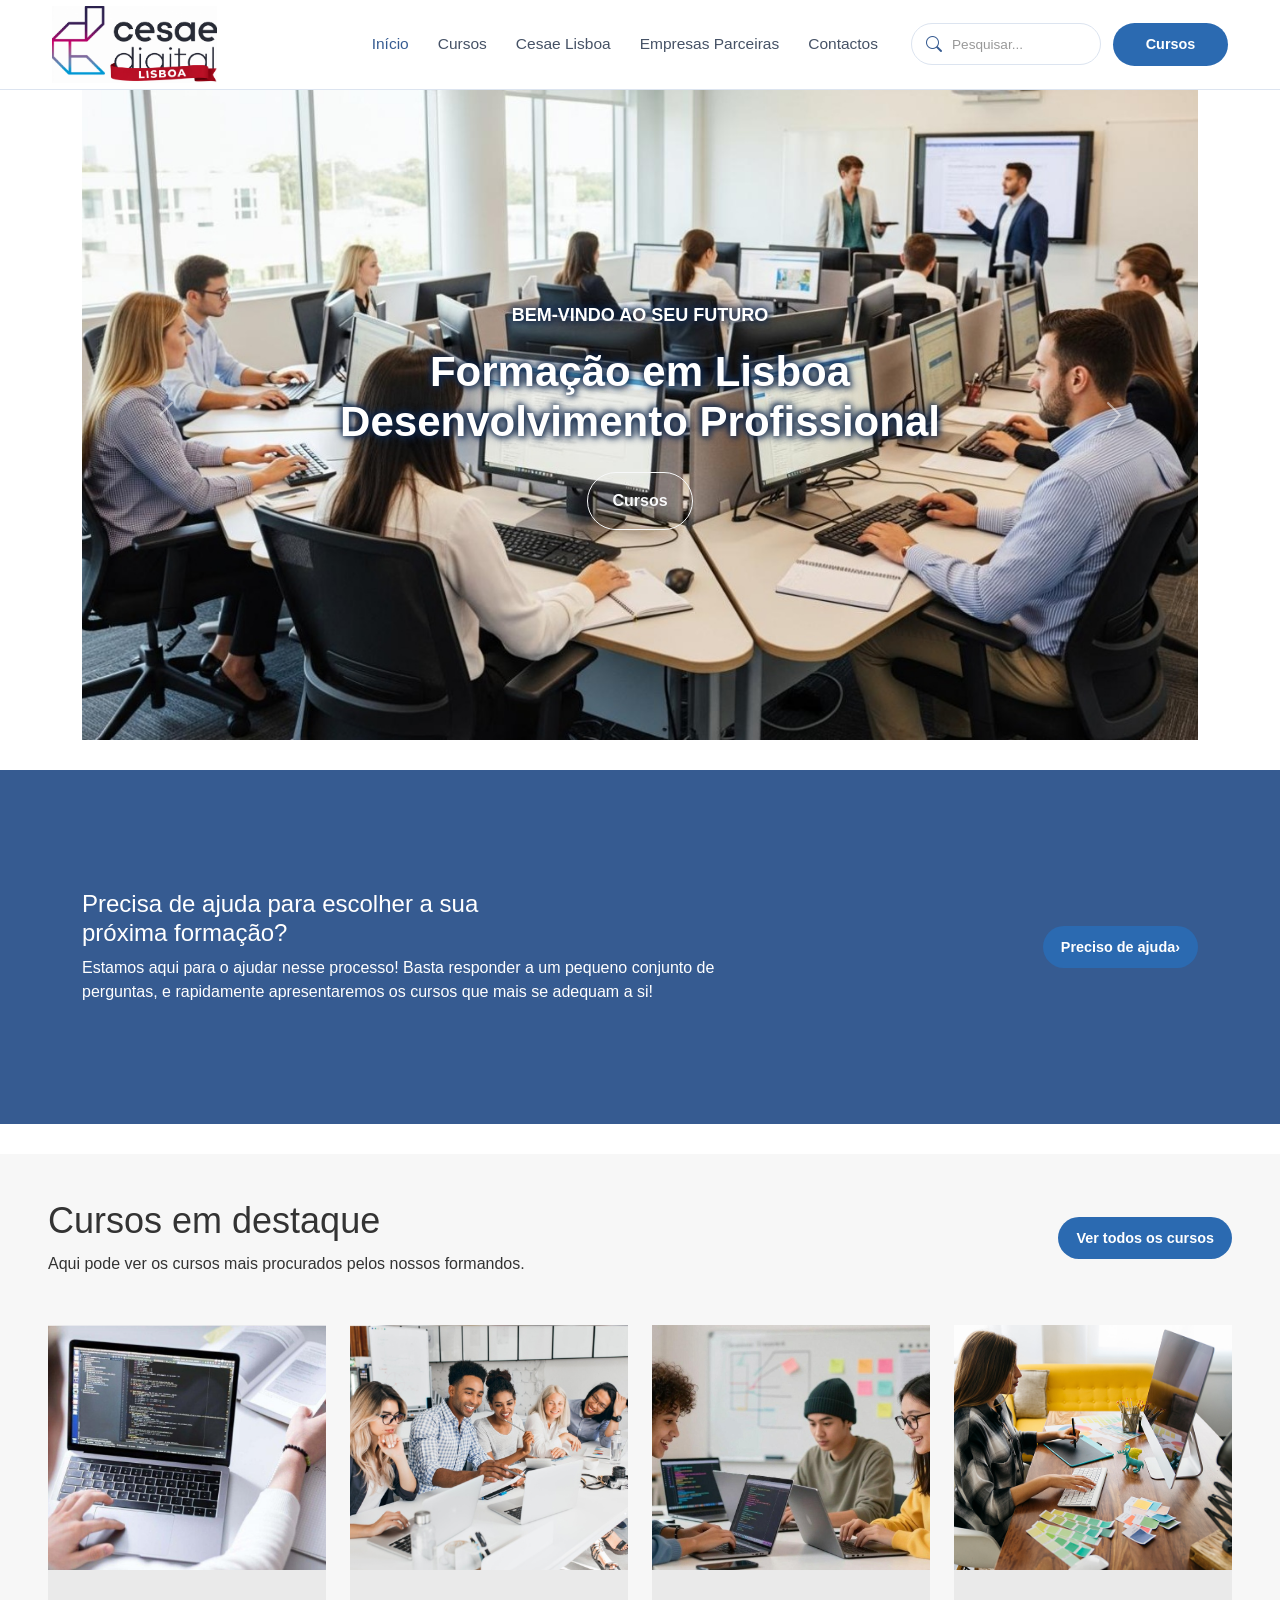
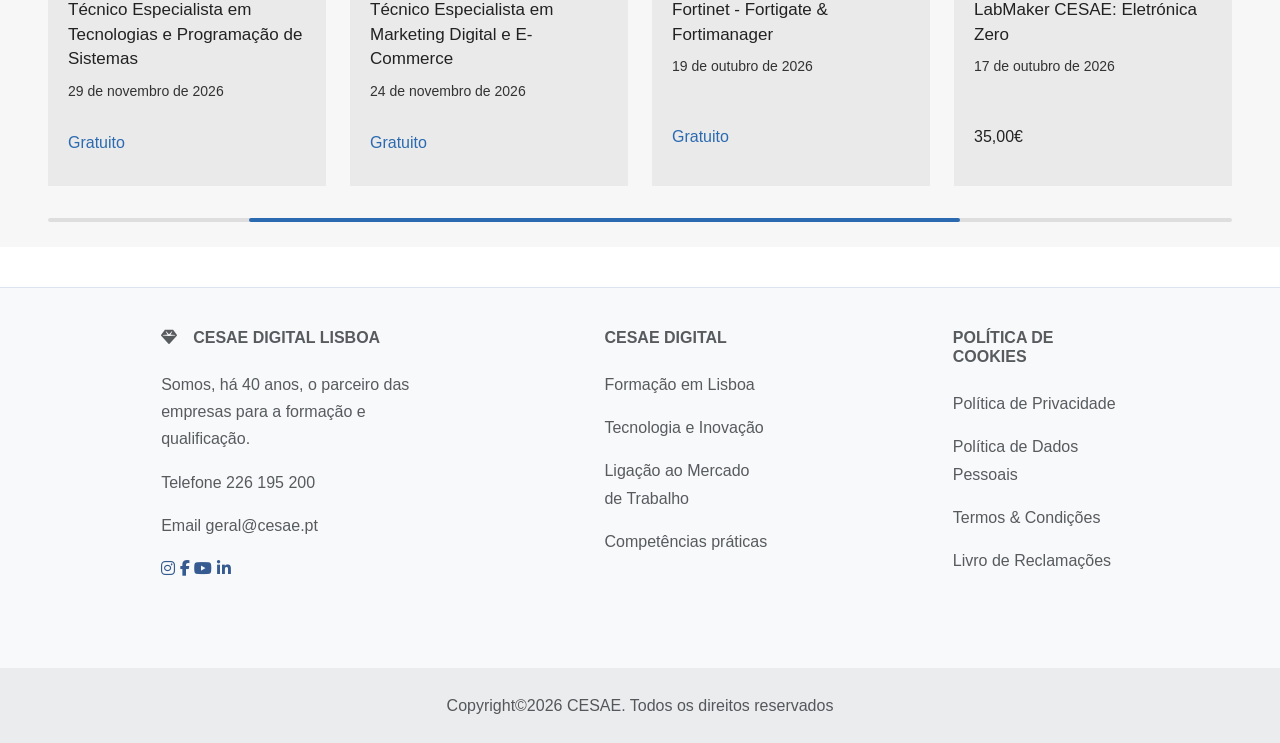
<file: index.html>
<!DOCTYPE html>
<html lang="pt">

<head>
    <meta charset="UTF-8">
    <meta name="viewport" content="width=device-width, initial-scale=1.0">
    <title>Escola Digital Lisboa</title>

    <!-- Bootstrap 5 -->
    <link href="https://cdn.jsdelivr.net/npm/bootstrap@5.3.3/dist/css/bootstrap.min.css" rel="stylesheet">

    <!-- Icons -->
    <link rel="stylesheet" href="https://cdnjs.cloudflare.com/ajax/libs/font-awesome/6.5.2/css/all.min.css">
    <link rel="stylesheet" href="https://cdn.jsdelivr.net/npm/bootstrap-icons@1.11.3/font/bootstrap-icons.min.css">

    <!-- CSS da página -->
    <link rel="stylesheet" href="Css/style.css">
</head>

<body>

    <!-- NAVBAR -->
    <nav class="navbar navbar-expand-lg">
        <div class="container">
            <!-- LOGÓTIPO -->
            <a href="index.html" class="logo">
                <img src="Images/logo-escola-digital.png" alt="Escola Digital Lisboa">
            </a>

            <!-- BOTÃO MOBILE -->
            <button class="navbar-toggler" type="button" data-bs-toggle="collapse" data-bs-target="#menuPrincipal"
                aria-controls="menuPrincipal" aria-expanded="false" aria-label="Abrir menu">
                <span class="navbar-toggler-icon"></span>
            </button>

            <!-- MENU -->
            <div class="collapse navbar-collapse justify-content-end" id="menuPrincipal">
                <ul class="navbar-nav">
                    <li class="nav-item"><a class="nav-link active" href="index.html">Início</a></li>
                    <li class="nav-item"><a class="nav-link" href="Pages/cursos.html">Cursos</a></li>
                    <li class="nav-item"><a class="nav-link" href="Pages/CesaeLisboa.html">Cesae Lisboa</a></li>
                    <li class="nav-item"><a class="nav-link" href="Pages/EmpresasParceiras.html">Empresas Parceiras</a>
                    </li>
                    <li class="nav-item"><a class="nav-link" href="Pages/contactos.html">Contactos</a></li>
                </ul>

                <div class="right-area">
                    <form class="search-box" action="#" method="get">
                        <i class="bi bi-search"></i>
                        <input type="search" name="pesquisa" placeholder="Pesquisar..." aria-label="Pesquisar">
                    </form>
                    <a href="Pages/cursos.html" class="btn-cursos">Cursos</a>
                </div>
            </div>
        </div>
    </nav>

    <!-- CONTEÚDO / CARROSSEL -->
    <section class="conteudo">
        <div class="container">
            <div id="carouselPrincipal" class="carousel slide" data-bs-ride="carousel">
                <div class="carousel-inner">
                    <!-- Slide 1 -->
                    <div class="carousel-item active">
                        <img src="Images/classroom.jpg" class="d-block w-100" height="650" style="object-fit: cover;"
                            alt="Projetos">
                        <div
                            class="carousel-caption top-0 bottom-0 d-flex flex-column justify-content-center align-items-center">
                            <p class="text-uppercase fw-bold mb-3">Bem-vindo ao Seu Futuro</p>
                            <h1 class="display-4 fw-bold mb-4">Formação em Lisboa <br> Desenvolvimento
                                Profissional</h1>
                            <a href="Pages/cursos.html"
                                class="btn btn-outline-light rounded-pill px-4 py-3 fw-bold">Cursos</a>
                        </div>
                    </div>

                    <!-- Slide 2 -->
                    <div class="carousel-item">
                        <img src="Images/ligacao-mercado-trabalho-2.jpg" class="d-block w-100" height="650"
                            style="object-fit: cover;" alt="Contactos">
                        <div
                            class="carousel-caption top-0 bottom-0 d-flex flex-column justify-content-center align-items-center">
                            <p class="text-uppercase fw-bold mb-3">Empresas ligadas à tecnologia</p>
                            <h2 class="display-4 fw-bold mb-4">inovação e desenvolvimento profissional</h2>
                            <a href=" Pages/EmpresasParceiras.html"
                                class="btn btn-outline-light rounded-pill px-4 py-3 fw-bold">Parceiros</a>
                        </div>
                    </div>

                    <!-- Slide 3 -->
                    <div class="carousel-item">
                        <img src="Images/classroom-2.jpg" class="d-block w-100" height="650" style="object-fit: cover;"
                            alt="Contactos">
                        <div
                            class="carousel-caption top-0 bottom-0 d-flex flex-column justify-content-center align-items-center">
                            <p class="text-uppercase fw-bold mb-3">Ideias que ganham vida</p>
                            <h2 class="display-4 fw-bold mb-4">Agenda já uma reunião</h2>
                            <a href="Pages/contactos.html"
                                class="btn btn-outline-light rounded-pill px-4 py-3 fw-bold">Contacto</a>
                        </div>
                    </div>
                </div>

                <button class="carousel-control-prev" type="button" data-bs-target="#carouselPrincipal"
                    data-bs-slide="prev">
                    <span class="carousel-control-prev-icon" aria-hidden="true"></span>
                    <span class="visually-hidden">Anterior</span>
                </button>
                <button class="carousel-control-next" type="button" data-bs-target="#carouselPrincipal"
                    data-bs-slide="next">
                    <span class="carousel-control-next-icon" aria-hidden="true"></span>
                    <span class="visually-hidden">Seguinte</span>
                </button>
            </div>
        </div>
    </section>

    <!-- SEPARADOR DE FORMAÇÃO -->
    <section class="ajuda-formacao">
        <div class="container">
            <div class="row align-items-center">
                <div class="col-lg-7 col-md-8">
                    <h4> Precisa de ajuda para escolher a sua <br class="d-none d-lg-block"> próxima formação?</h4>
                    <p>Estamos aqui para o ajudar nesse processo! Basta responder a um pequeno conjunto de perguntas, e
                        rapidamente apresentaremos os cursos que mais se adequam a si!</p>
                </div>
                <div class="col-lg-5 col-md-4 text-md-end text-start mt-4 mt-md-0">
                    <a href="Pages/contactos.html" class="btn-cursos">Preciso de ajuda <span class="seta">›</span></a>
                </div>
            </div>
        </div>
    </section>

    <!-- CURSOS EM DESTAQUE -->
    <section class="cursos-destaque">
        <div class="container-fluid px-4 px-lg-5">
            <div class="d-flex justify-content-between align-items-center mb-5">
                <div>
                    <h2 class="titulo-cursos">Cursos em destaque</h2>
                    <p class="subtitulo-cursos">Aqui pode ver os cursos mais procurados pelos nossos formandos.</p>
                </div>
                <a href="Pages/cursos.html" class="btn-cursos">Ver todos os cursos</a>
            </div>

            <div class="row g-4">
                <!-- Curso 1 -->
                <div class="col-12 col-sm-6 col-lg-3">
                    <div class="curso-card">
                        <img src="Images/tecnologia-e-informacao-2.jpg" class="img-curso"
                            alt="Tecnologias e Programação">
                        <div class="curso-info">
                            <h3>Técnico Especialista em Tecnologias e Programação de Sistemas</h3>
                            <p class="curso-data">29 de novembro de 2026</p>
                            <p class="curso-preco">Gratuito</p>
                        </div>
                    </div>
                </div>

                <!-- Curso 2 -->
                <div class="col-12 col-sm-6 col-lg-3">
                    <div class="curso-card">
                        <img src="Images/Ligação-mercado-trabalho.jpg" class="img-curso" alt="Marketing Digital">
                        <div class="curso-info">
                            <h3>Técnico Especialista em Marketing Digital e E-Commerce</h3>
                            <p class="curso-data">24 de novembro de 2026</p>
                            <p class="curso-preco">Gratuito</p>
                        </div>
                    </div>
                </div>

                <!-- Curso 3 -->
                <div class="col-12 col-sm-6 col-lg-3">
                    <div class="curso-card">
                        <img src="Images/tecnologia-e-informacao.jpg" class="img-curso" alt="Fortinet">
                        <div class="curso-info">
                            <h3>Fortinet - Fortigate &amp; Fortimanager</h3>
                            <p class="curso-data">19 de outubro de 2026</p>
                            <p class="curso-preco">Gratuito</p>
                        </div>
                    </div>
                </div>

                <!-- Curso 4 -->
                <div class="col-12 col-sm-6 col-lg-3">
                    <div class="curso-card">
                        <img src="Images/tecnologia-e-informacao-3.jpg" class="img-curso" alt="Eletrónica">
                        <div class="curso-info">
                            <h3>LabMaker CESAE: Eletrónica Zero</h3>
                            <p class="curso-data">17 de outubro de 2026</p>
                            <p class="curso-preco pago">35,00€</p>
                        </div>
                    </div>
                </div>
            </div>

            <div class="barra-cursos">
                <div class="barra-progresso"></div>
            </div>
        </div>
    </section>

    <!-- FOOTER -->
    <footer class="text-center text-lg-start bg-body-tertiary text-muted">
        <section class="py-4">
            <div class="container text-center text-md-start mt-3">
                <div class="row mt-3">
                    <div class="col-md-3 col-lg-4 col-xl-3 mx-auto mb-4">
                        <h6 class="text-uppercase fw-bold mb-4"><i class="fas fa-gem me-3"></i>Cesae Digital Lisboa</h6>
                        <p>Somos, há 40 anos, o parceiro das empresas para a formação e qualificação.</p>
                        <p>Telefone 226 195 200</p>
                        <p>Email geral@cesae.pt</p>
                        <div class="redes-sociais">
                            <a href="https://www.instagram.com/cesae.digital/" target="_blank" aria-label="Instagram"><i
                                    class="fab fa-instagram"></i></a>
                            <a href="https://www.facebook.com/CesaeDigital" target="_blank" aria-label="Facebook"><i
                                    class="fab fa-facebook-f"></i></a>
                            <a href="https://www.youtube.com/@cesaedigital" target="_blank" aria-label="YouTube"><i
                                    class="fab fa-youtube"></i></a>
                            <a href="https://pt.linkedin.com/school/cesae-digital/" target="_blank"
                                aria-label="LinkedIn"><i class="fab fa-linkedin-in"></i></a>
                        </div>
                    </div>

                    <div class="col-md-2 col-lg-2 col-xl-2 mx-auto mb-4">
                        <h6 class="text-uppercase fw-bold mb-4">Cesae Digital</h6>
                        <p><a href="Pages/CesaeLisboa.html#formacao" class="text-reset">Formação em Lisboa</a></p>
                        <p><a href="Pages/CesaeLisboa.html#tecnologia" class="text-reset">Tecnologia e Inovação</a></p>
                        <p><a href="Pages/CesaeLisboa.html#mercado" class="text-reset">Ligação ao Mercado de
                                Trabalho</a></p>
                        <p><a href="Pages/CesaeLisboa.html#formacao" class="text-reset">Competências práticas</a></p>
                    </div>

                    <div class="col-md-3 col-lg-2 col-xl-2 mx-auto mb-4">
                        <h6 class="text-uppercase fw-bold mb-4">Política de Cookies</h6>
                        <p><a href="https://cesaedigital.pt/fldrSite/pages/privacyPolicy.aspx"
                                class="text-reset">Política de Privacidade</a></p>
                        <p><a href="https://cesaedigital.pt/fldrSite/pages/personalDataPolicy.aspx"
                                class="text-reset">Política de Dados Pessoais</a></p>
                        <p><a href="https://cesaedigital.pt/fldrSite/pages/termsAndConditions.aspx"
                                class="text-reset">Termos & Condições</a></p>
                        <p><a href="https://www.livroreclamacoes.pt/Inicio/" class="text-reset">Livro de Reclamações</a>
                        </p>
                    </div>
                </div>
            </div>
        </section>

        <div class="text-center p-4" style="background-color: rgba(0, 0, 0, 0.05);">
            Copyright©2026 CESAE. Todos os direitos reservados
        </div>
    </footer>

    <script src="https://cdn.jsdelivr.net/npm/bootstrap@5.3.3/dist/js/bootstrap.bundle.min.js"></script>
</body>

</html>
</file>
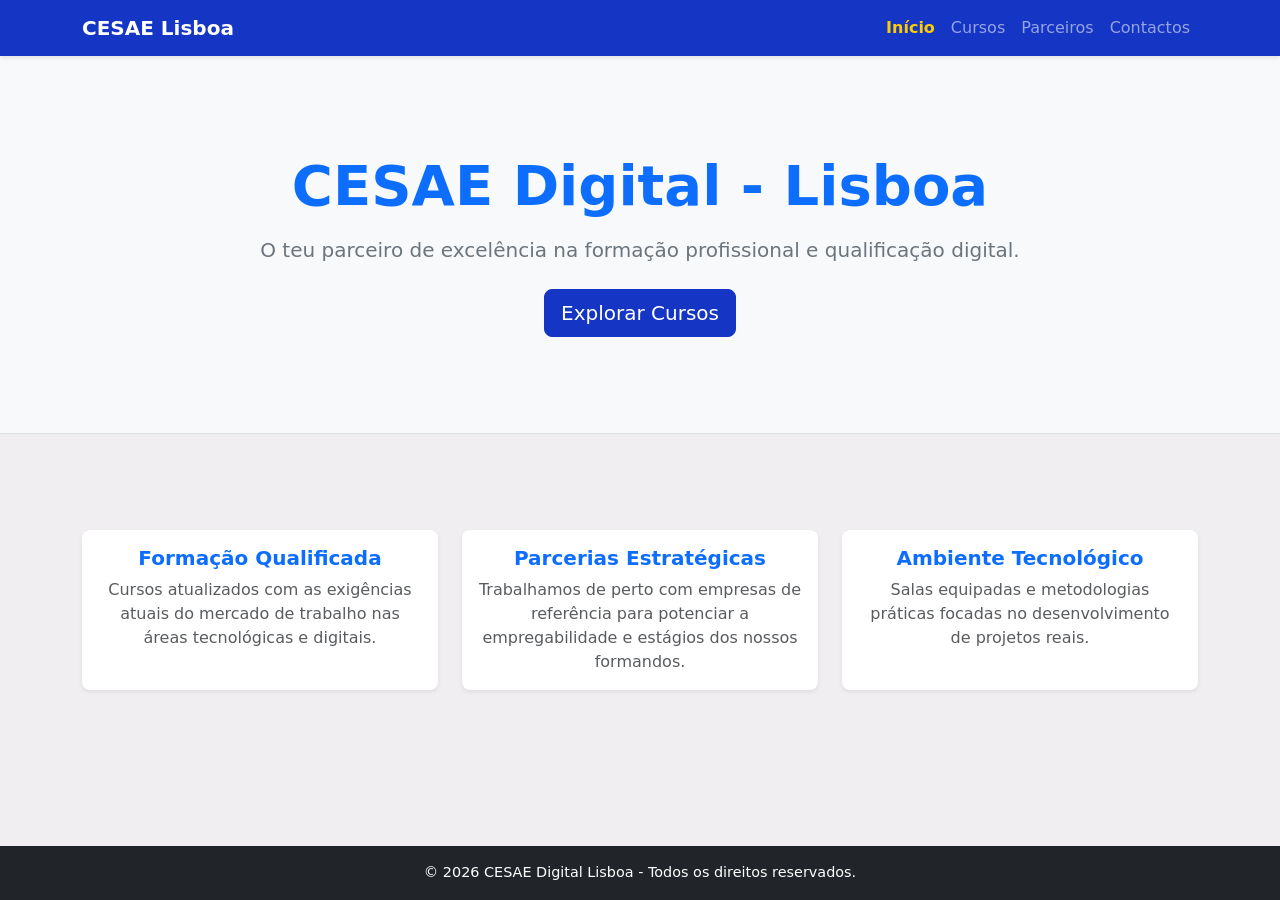
<file: siteTeste/index.html>
<!DOCTYPE html>
<html lang="pt">

<head>
    <meta charset="UTF-8">
    <meta name="viewport" content="width=device-width, initial-scale=1.0">
    <title>Início - CESAE Lisboa</title>
    <!-- Bootstrap 5 CSS -->
    <link href="https://cdn.jsdelivr.net/npm/bootstrap@5.3.2/dist/css/bootstrap.min.css" rel="stylesheet">
    <!-- CSS Próprio -->
    <link rel="stylesheet" href="css/styles.css">
</head>

<body>

    <!-- Menu de Navegação -->
    <nav class="navbar navbar-expand-lg navbar-dark bg-primary sticky-top">
        <div class="container">
            <a class="navbar-brand fw-bold" href="index.html">CESAE Lisboa</a>
            <button class="navbar-toggler" type="button" data-bs-toggle="collapse" data-bs-target="#navbarNav">
                <span class="navbar-toggler-icon"></span>
            </button>
            <div class="collapse navbar-collapse" id="navbarNav">
                <ul class="navbar-nav ms-auto">
                    <li class="nav-item"><a class="nav-link active" href="index.html">Início</a></li>
                    <li class="nav-item"><a class="nav-link" href="cursos.html">Cursos</a></li>
                    <li class="nav-item"><a class="nav-link" href="parceiros.html">Parceiros</a></li>
                    <li class="nav-item"><a class="nav-link" href="contactos.html">Contactos</a></li>
                </ul>
            </div>
        </div>
    </nav>

    <!-- Banner Principal (Hero Section) -->
    <header class="bg-light py-5 mb-5 border-bottom">
        <div class="container text-center py-5">
            <h1 class="display-4 fw-bold text-primary">CESAE Digital - Lisboa</h1>
            <p class="lead text-secondary my-3">O teu parceiro de excelência na formação profissional e qualificação
                digital.</p>
            <a href="cursos.html" class="btn btn-primary btn-lg mt-2">Explorar Cursos</a>
        </div>
    </header>

    <!-- Conteúdo Principal / Destaques -->
    <main class="container my-5">
        <div class="row text-center">
            <div class="col-md-4 mb-4">
                <div class="card h-100 shadow-sm border-0">
                    <div class="card-body">
                        <h3 class="card-title text-primary h5 fw-bold">Formação Qualificada</h3>
                        <p class="card-text text-muted">Cursos atualizados com as exigências atuais do mercado de
                            trabalho nas áreas tecnológicas e digitais.</p>
                    </div>
                </div>
            </div>
            <div class="col-md-4 mb-4">
                <div class="card h-100 shadow-sm border-0">
                    <div class="card-body">
                        <h3 class="card-title text-primary h5 fw-bold">Parcerias Estratégicas</h3>
                        <p class="card-text text-muted">Trabalhamos de perto com empresas de referência para potenciar a
                            empregabilidade e estágios dos nossos formandos.</p>
                    </div>
                </div>
            </div>
            <div class="col-md-4 mb-4">
                <div class="card h-100 shadow-sm border-0">
                    <div class="card-body">
                        <h3 class="card-title text-primary h5 fw-bold">Ambiente Tecnológico</h3>
                        <p class="card-text text-muted">Salas equipadas e metodologias práticas focadas no
                            desenvolvimento de projetos reais.</p>
                    </div>
                </div>
            </div>
        </div>
    </main>

    <!-- Rodapé -->
    <footer class="bg-dark text-white text-center py-3 mt-auto">
        <p class="mb-0">&copy; 2026 CESAE Digital Lisboa - Todos os direitos reservados.</p>
    </footer>

    <!-- Bootstrap 5 JS Bundle -->
    <script src="https://cdn.jsdelivr.net/npm/bootstrap@5.3.2/dist/js/bootstrap.bundle.min.js"></script>
</body>

</html>
</file>
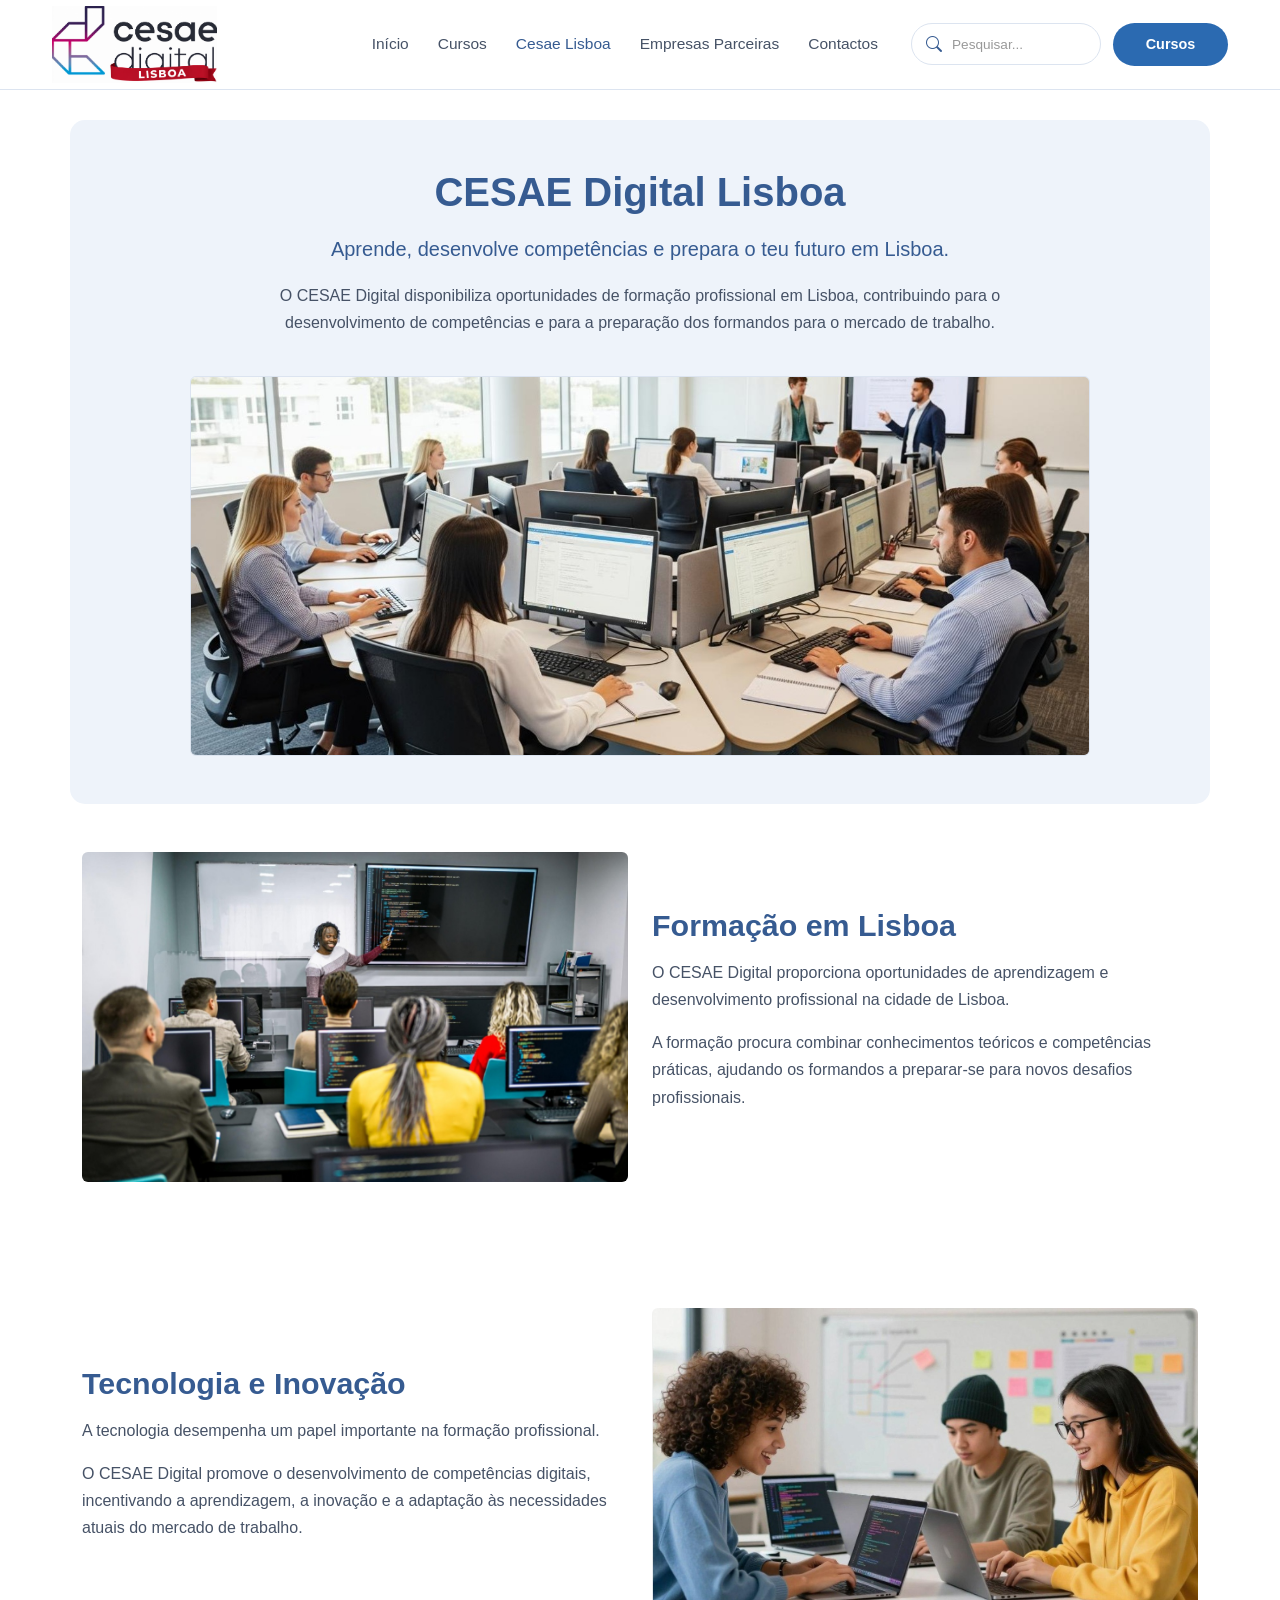
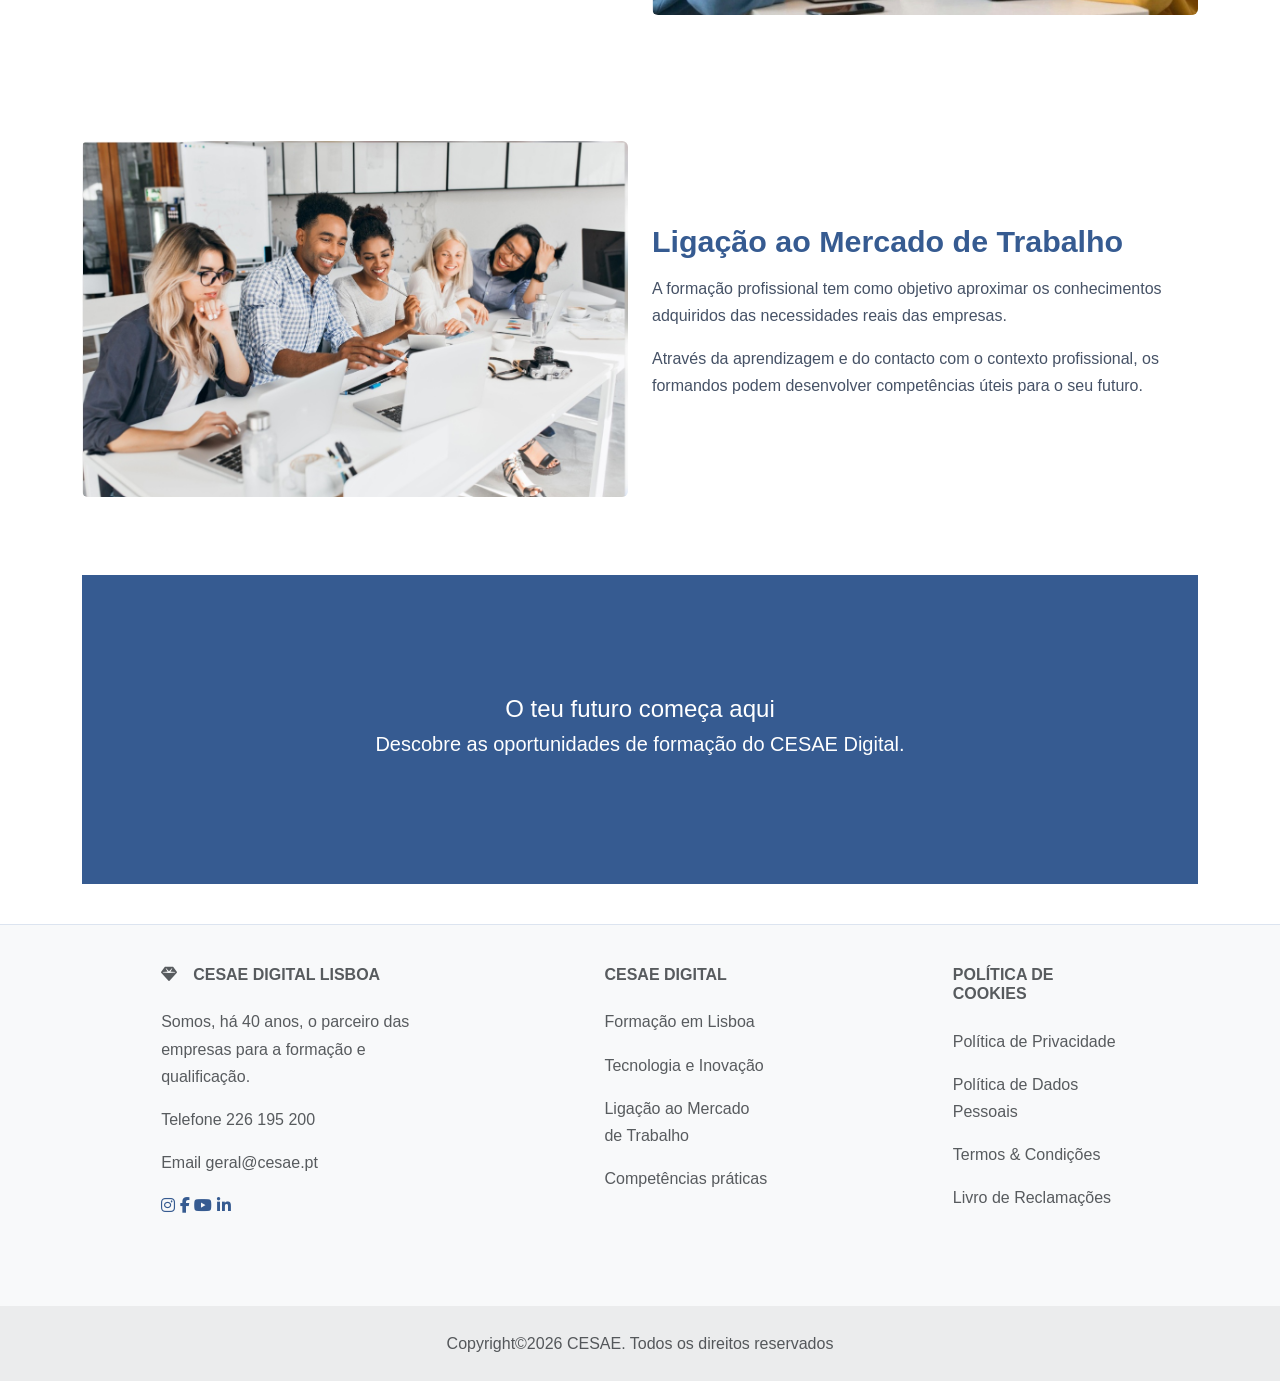
<file: Pages/CesaeLisboa.html>
<!DOCTYPE html>
<html lang="pt-PT">

<head>
    <meta charset="UTF-8">
    <meta name="viewport" content="width=device-width, initial-scale=1.0">
    <title>CESAE Digital Lisboa</title>

    <!-- Bootstrap 5 -->
    <link href="https://cdn.jsdelivr.net/npm/bootstrap@5.3.3/dist/css/bootstrap.min.css" rel="stylesheet">
    <link rel="stylesheet" href="https://cdnjs.cloudflare.com/ajax/libs/font-awesome/6.5.2/css/all.min.css">
    <link rel="stylesheet" href="https://cdn.jsdelivr.net/npm/bootstrap-icons@1.11.3/font/bootstrap-icons.min.css">

    <!-- CSS da página (Recua uma pasta para encontrar o Css) -->
    <link rel="stylesheet" href="../Css/style.css">
</head>

<body>

    <!-- NAVBAR -->
    <nav class="navbar navbar-expand-lg">
        <div class="container">
            <a href="../index.html" class="logo">
                <img src="../Images/logo-escola-digital.png" alt="Escola Digital Lisboa">
            </a>

            <button class="navbar-toggler" type="button" data-bs-toggle="collapse" data-bs-target="#menuPrincipal"
                aria-controls="menuPrincipal" aria-expanded="false" aria-label="Abrir menu">
                <span class="navbar-toggler-icon"></span>
            </button>

            <div class="collapse navbar-collapse justify-content-end" id="menuPrincipal">
                <ul class="navbar-nav">
                    <li class="nav-item"><a class="nav-link" href="../index.html">Início</a></li>
                    <li class="nav-item"><a class="nav-link" href="cursos.html">Cursos</a></li>
                    <li class="nav-item"><a class="nav-link active" href="CesaeLisboa.html">Cesae Lisboa</a></li>
                    <li class="nav-item"><a class="nav-link" href="EmpresasParceiras.html">Empresas Parceiras</a></li>
                    <li class="nav-item"><a class="nav-link" href="contactos.html">Contactos</a></li>
                </ul>

                <div class="right-area">
                    <form class="search-box" action="#" method="get">
                        <i class="bi bi-search"></i>
                        <input type="search" name="pesquisa" placeholder="Pesquisar..." aria-label="Pesquisar">
                    </form>
                    <a href="cursos.html" class="btn-cursos">Cursos</a>
                </div>
            </div>
        </div>
    </nav>

    <!-- APRESENTAÇÃO PRINCIPAL -->
    <header class="container text-center py-5">
        <h1>CESAE Digital Lisboa</h1>
        <p class="lead mt-3">Aprende, desenvolve competências e prepara o teu futuro em Lisboa.</p>
        <p>O CESAE Digital disponibiliza oportunidades de formação profissional em Lisboa, contribuindo para o
            desenvolvimento de competências e para a preparação dos formandos para o mercado de trabalho.</p>

        <img src="../Images/classroom.jpg" alt="Sala de formação com computadores"
            class="img-fluid rounded mt-4 imagem-principal">
    </header>

    <main class="container">
        <!-- FORMAÇÃO EM LISBOA -->
        <section id="formacao" class="py-5">
            <div class="row align-items-center g-4">
                <div class="col-12 col-md-6">
                    <img src="../Images/classroom-2.jpg" alt="Ambiente de aprendizagem"
                        class="img-fluid rounded imagem-secao" loading="lazy">
                </div>
                <div class="col-12 col-md-6">
                    <h2>Formação em Lisboa</h2>
                    <p>O CESAE Digital proporciona oportunidades de aprendizagem e desenvolvimento profissional na
                        cidade de Lisboa.</p>
                    <p>A formação procura combinar conhecimentos teóricos e competências práticas, ajudando os formandos
                        a preparar-se para novos desafios profissionais.</p>
                </div>
            </div>
        </section>

        <!-- TECNOLOGIA E INOVAÇÃO -->
        <section id="tecnologia" class="py-5">
            <div class="row align-items-center g-4">
                <div class="col-12 col-md-6 order-2 order-md-1">
                    <h2>Tecnologia e Inovação</h2>
                    <p>A tecnologia desempenha um papel importante na formação profissional.</p>
                    <p>O CESAE Digital promove o desenvolvimento de competências digitais, incentivando a aprendizagem,
                        a inovação e a adaptação às necessidades atuais do mercado de trabalho.</p>
                </div>
                <div class="col-12 col-md-6 order-1 order-md-2">
                    <img src="../Images/tecnologia-e-informacao.jpg" alt="Aprendizagem e tecnologia"
                        class="img-fluid rounded imagem-secao" loading="lazy">
                </div>
            </div>
        </section>

        <!-- LIGAÇÃO AO MERCADO DE TRABALHO -->
        <section id="mercado" class="py-5">
            <div class="row align-items-center g-4">
                <div class="col-12 col-md-6">
                    <img src="../Images/Ligação-mercado-trabalho.jpg" alt="Profissionais em colaboração"
                        class="img-fluid rounded imagem-secao" loading="lazy">
                </div>
                <div class="col-12 col-md-6">
                    <h2>Ligação ao Mercado de Trabalho</h2>
                    <p>A formação profissional tem como objetivo aproximar os conhecimentos adquiridos das necessidades
                        reais das empresas.</p>
                    <p>Através da aprendizagem e do contacto com o contexto profissional, os formandos podem desenvolver
                        competências úteis para o seu futuro.</p>
                </div>
            </div>
        </section>

        <!-- MENSAGEM FINAL -->
        <section class="ajuda-formacao text-center">
            <div class="container">
                <h4>O teu futuro começa aqui</h4>
                <h5>Descobre as oportunidades de formação do CESAE Digital.</h5>
            </div>
        </section>
    </main>

    <!-- FOOTER -->
    <footer class="text-center text-lg-start bg-body-tertiary text-muted">
        <section class="py-4">
            <div class="container text-center text-md-start mt-3">
                <div class="row mt-3">
                    <div class="col-md-3 col-lg-4 col-xl-3 mx-auto mb-4">
                        <h6 class="text-uppercase fw-bold mb-4"><i class="fas fa-gem me-3"></i>Cesae Digital Lisboa</h6>
                        <p>Somos, há 40 anos, o parceiro das empresas para a formação e qualificação.</p>
                        <p>Telefone 226 195 200</p>
                        <p>Email geral@cesae.pt</p>
                        <div class="redes-sociais">
                            <a href="https://www.instagram.com/cesae.digital/" target="_blank" aria-label="Instagram"><i
                                    class="fab fa-instagram"></i></a>
                            <a href="https://www.facebook.com/CesaeDigital" target="_blank" aria-label="Facebook"><i
                                    class="fab fa-facebook-f"></i></a>
                            <a href="https://www.youtube.com/@cesaedigital" target="_blank" aria-label="YouTube"><i
                                    class="fab fa-youtube"></i></a>
                            <a href="https://pt.linkedin.com/school/cesae-digital/" target="_blank"
                                aria-label="LinkedIn"><i class="fab fa-linkedin-in"></i></a>
                        </div>
                    </div>

                    <div class="col-md-2 col-lg-2 col-xl-2 mx-auto mb-4">
                        <h6 class="text-uppercase fw-bold mb-4">Cesae Digital</h6>
                        <p><a href="CesaeLisboa.html#formacao" class="text-reset">Formação em Lisboa</a></p>
                        <p><a href="CesaeLisboa.html#tecnologia" class="text-reset">Tecnologia e Inovação</a></p>
                        <p><a href="CesaeLisboa.html#mercado" class="text-reset">Ligação ao Mercado de
                                Trabalho</a></p>
                        <p><a href="CesaeLisboa.html#formacao" class="text-reset">Competências práticas</a></p>
                    </div>

                    <div class="col-md-3 col-lg-2 col-xl-2 mx-auto mb-4">
                        <h6 class="text-uppercase fw-bold mb-4">Política de Cookies</h6>
                        <p><a href="https://cesaedigital.pt/fldrSite/pages/privacyPolicy.aspx"
                                class="text-reset">Política de Privacidade</a></p>
                        <p><a href="https://cesaedigital.pt/fldrSite/pages/personalDataPolicy.aspx"
                                class="text-reset">Política de Dados Pessoais</a></p>
                        <p><a href="https://cesaedigital.pt/fldrSite/pages/termsAndConditions.aspx"
                                class="text-reset">Termos & Condições</a></p>
                        <p><a href="https://www.livroreclamacoes.pt/Inicio/" class="text-reset">Livro de Reclamações</a>
                        </p>
                    </div>
                </div>
            </div>
        </section>

        <div class="text-center p-4" style="background-color: rgba(0, 0, 0, 0.05);">
            Copyright©2026 CESAE. Todos os direitos reservados
        </div>
    </footer>

    <script src="https://cdn.jsdelivr.net/npm/bootstrap@5.3.3/dist/js/bootstrap.bundle.min.js"></script>
</body>

</html>
</file>
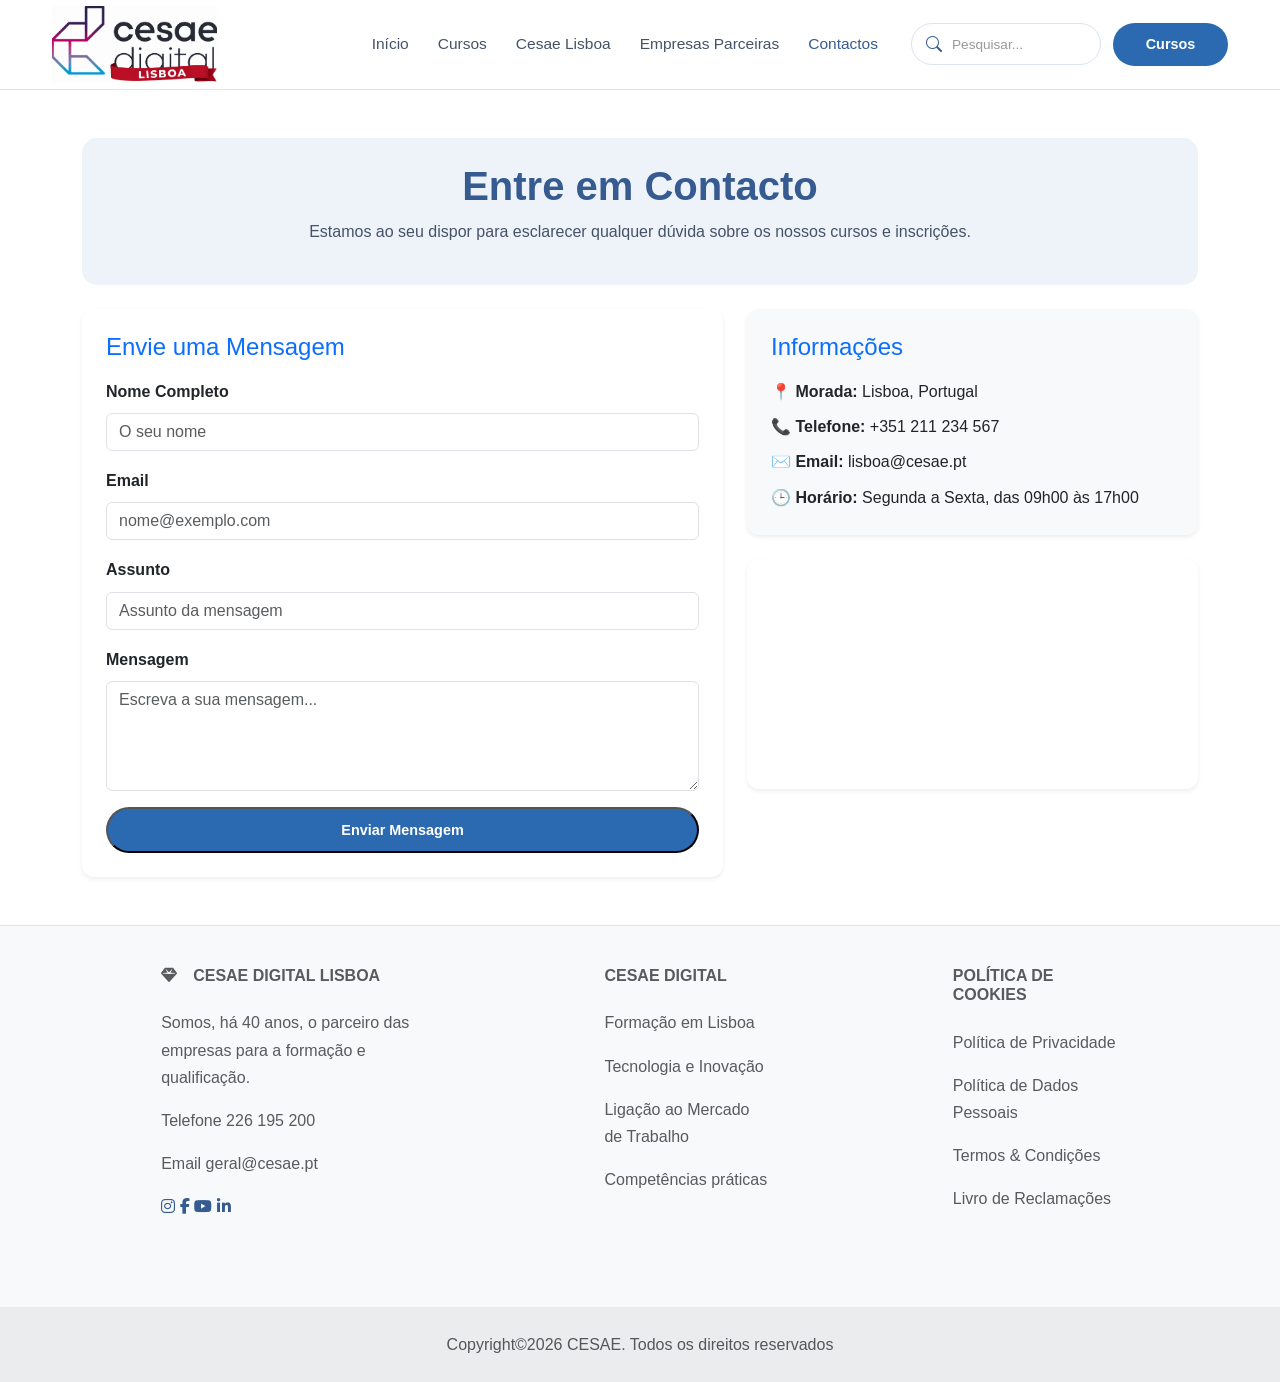
<file: Pages/contactos.html>
<!DOCTYPE html>
<html lang="pt-PT">

<head>
    <meta charset="UTF-8">
    <meta name="viewport" content="width=device-width, initial-scale=1.0">
    <title>Contactos - CESAE Digital Lisboa</title>

    <!-- Bootstrap 5 -->
    <link href="https://cdn.jsdelivr.net/npm/bootstrap@5.3.3/dist/css/bootstrap.min.css" rel="stylesheet">
    <link rel="stylesheet" href="https://cdnjs.cloudflare.com/ajax/libs/font-awesome/6.5.2/css/all.min.css">
    <link rel="stylesheet" href="https://cdn.jsdelivr.net/npm/bootstrap-icons@1.11.3/font/bootstrap-icons.min.css">

    <!-- CSS da página -->
    <link rel="stylesheet" href="../Css/style.css">
</head>

<body>

    <!-- NAVBAR -->
    <nav class="navbar navbar-expand-lg">
        <div class="container">
            <a href="../index.html" class="logo">
                <img src="../Images/logo-escola-digital.png" alt="Escola Digital Lisboa">
            </a>

            <button class="navbar-toggler" type="button" data-bs-toggle="collapse" data-bs-target="#menuPrincipal"
                aria-controls="menuPrincipal" aria-expanded="false" aria-label="Abrir menu">
                <span class="navbar-toggler-icon"></span>
            </button>

            <div class="collapse navbar-collapse justify-content-end" id="menuPrincipal">
                <ul class="navbar-nav">
                    <li class="nav-item"><a class="nav-link" href="../index.html">Início</a></li>
                    <li class="nav-item"><a class="nav-link" href="cursos.html">Cursos</a></li>
                    <li class="nav-item"><a class="nav-link" href="CesaeLisboa.html">Cesae Lisboa</a></li>
                    <li class="nav-item"><a class="nav-link" href="EmpresasParceiras.html">Empresas Parceiras</a></li>
                    <li class="nav-item"><a class="nav-link active" href="contactos.html">Contactos</a></li>
                </ul>

                <div class="right-area">
                    <form class="search-box" action="#" method="get">
                        <i class="bi bi-search"></i>
                        <input type="search" name="pesquisa" placeholder="Pesquisar..." aria-label="Pesquisar">
                    </form>
                    <a href="cursos.html" class="btn-cursos">Cursos</a>
                </div>
            </div>
        </div>
    </nav>

    <!-- Conteúdo Principal -->
    <main class="container my-5">
        <header class="text-center py-4 mb-4">
            <h1>Entre em Contacto</h1>
            <p>Estamos ao seu dispor para esclarecer qualquer dúvida sobre os nossos cursos e inscrições.</p>
        </header>

        <div class="row g-4">
            <!-- Formulário de Contacto -->
            <div class="col-lg-7">
                <div class="card p-4 shadow-sm border-0">
                    <h3 class="mb-3 text-primary h4">Envie uma Mensagem</h3>
                    <form>
                        <div class="mb-3">
                            <label for="nome" class="form-label fw-bold">Nome Completo</label>
                            <input type="text" class="form-control" id="nome" placeholder="O seu nome" required>
                        </div>
                        <div class="mb-3">
                            <label for="email" class="form-label fw-bold">Email</label>
                            <input type="email" class="form-control" id="email" placeholder="nome@exemplo.com" required>
                        </div>
                        <div class="mb-3">
                            <label for="assunto" class="form-label fw-bold">Assunto</label>
                            <input type="text" class="form-control" id="assunto" placeholder="Assunto da mensagem"
                                required>
                        </div>
                        <div class="mb-3">
                            <label for="mensagem" class="form-label fw-bold">Mensagem</label>
                            <textarea class="form-control" id="mensagem" rows="4"
                                placeholder="Escreva a sua mensagem..." required></textarea>
                        </div>
                        <button type="submit" class="btn-cursos w-100">Enviar Mensagem</button>
                    </form>
                </div>
            </div>

            <!-- Informações e Mapa -->
            <div class="col-lg-5">
                <div class="card p-4 shadow-sm border-0 mb-4 bg-light">
                    <h3 class="mb-3 text-primary h4">Informações</h3>
                    <p class="mb-2"><strong>📍 Morada:</strong> Lisboa, Portugal</p>
                    <p class="mb-2"><strong>📞 Telefone:</strong> +351 211 234 567</p>
                    <p class="mb-2"><strong>✉️ Email:</strong> lisboa@cesae.pt</p>
                    <p class="mb-0"><strong>🕒 Horário:</strong> Segunda a Sexta, das 09h00 às 17h00</p>
                </div>

                <div class="card shadow-sm border-0 overflow-hidden">
                    <iframe
                        src="https://www.google.com/maps/embed?pb=!1m18!1m12!1m3!1d100000!2d-9.1393!3d38.7223!2m3!1f0!2f0!3f0!3m2!1i1024!2i768!4f13.1!3m3!1m2!1s0xd19331a61e4f33b%3A0x400abb068f107a0!2sLisboa!5e0!3m2!1spt-PT!2spt!4v1600000000000!5m2!1spt-PT!2spt"
                        width="100%" height="230" style="border:0;" allowfullscreen="" loading="lazy">
                    </iframe>
                </div>
            </div>
        </div>
    </main>

    <!-- FOOTER -->
    <footer class="text-center text-lg-start bg-body-tertiary text-muted">
        <section class="py-4">
            <div class="container text-center text-md-start mt-3">
                <div class="row mt-3">
                    <div class="col-md-3 col-lg-4 col-xl-3 mx-auto mb-4">
                        <h6 class="text-uppercase fw-bold mb-4"><i class="fas fa-gem me-3"></i>Cesae Digital Lisboa</h6>
                        <p>Somos, há 40 anos, o parceiro das empresas para a formação e qualificação.</p>
                        <p>Telefone 226 195 200</p>
                        <p>Email geral@cesae.pt</p>
                        <div class="redes-sociais">
                            <a href="https://www.instagram.com/cesae.digital/" target="_blank" aria-label="Instagram"><i
                                    class="fab fa-instagram"></i></a>
                            <a href="https://www.facebook.com/CesaeDigital" target="_blank" aria-label="Facebook"><i
                                    class="fab fa-facebook-f"></i></a>
                            <a href="https://www.youtube.com/@cesaedigital" target="_blank" aria-label="YouTube"><i
                                    class="fab fa-youtube"></i></a>
                            <a href="https://pt.linkedin.com/school/cesae-digital/" target="_blank"
                                aria-label="LinkedIn"><i class="fab fa-linkedin-in"></i></a>
                        </div>
                    </div>

                    <div class="col-md-2 col-lg-2 col-xl-2 mx-auto mb-4">
                        <h6 class="text-uppercase fw-bold mb-4">Cesae Digital</h6>
                        <p><a href="CesaeLisboa.html#formacao" class="text-reset">Formação em Lisboa</a></p>
                        <p><a href="CesaeLisboa.html#tecnologia" class="text-reset">Tecnologia e Inovação</a></p>
                        <p><a href="CesaeLisboa.html#mercado" class="text-reset">Ligação ao Mercado de Trabalho</a></p>
                        <p><a href="CesaeLisboa.html#formacao" class="text-reset">Competências práticas</a></p>
                    </div>

                    <div class="col-md-3 col-lg-2 col-xl-2 mx-auto mb-4">
                        <h6 class="text-uppercase fw-bold mb-4">Política de Cookies</h6>
                        <p><a href="https://cesaedigital.pt/fldrSite/pages/privacyPolicy.aspx"
                                class="text-reset">Política de Privacidade</a></p>
                        <p><a href="https://cesaedigital.pt/fldrSite/pages/personalDataPolicy.aspx"
                                class="text-reset">Política de Dados Pessoais</a></p>
                        <p><a href="https://cesaedigital.pt/fldrSite/pages/termsAndConditions.aspx"
                                class="text-reset">Termos & Condições</a></p>
                        <p><a href="https://www.livroreclamacoes.pt/Inicio/" class="text-reset">Livro de Reclamações</a>
                        </p>
                    </div>
                </div>
            </div>
        </section>

        <div class="text-center p-4" style="background-color: rgba(0, 0, 0, 0.05);">
            Copyright©2026 CESAE. Todos os direitos reservados
        </div>
    </footer>

    <script src="https://cdn.jsdelivr.net/npm/bootstrap@5.3.3/dist/js/bootstrap.bundle.min.js"></script>
</body>

</html>
</file>
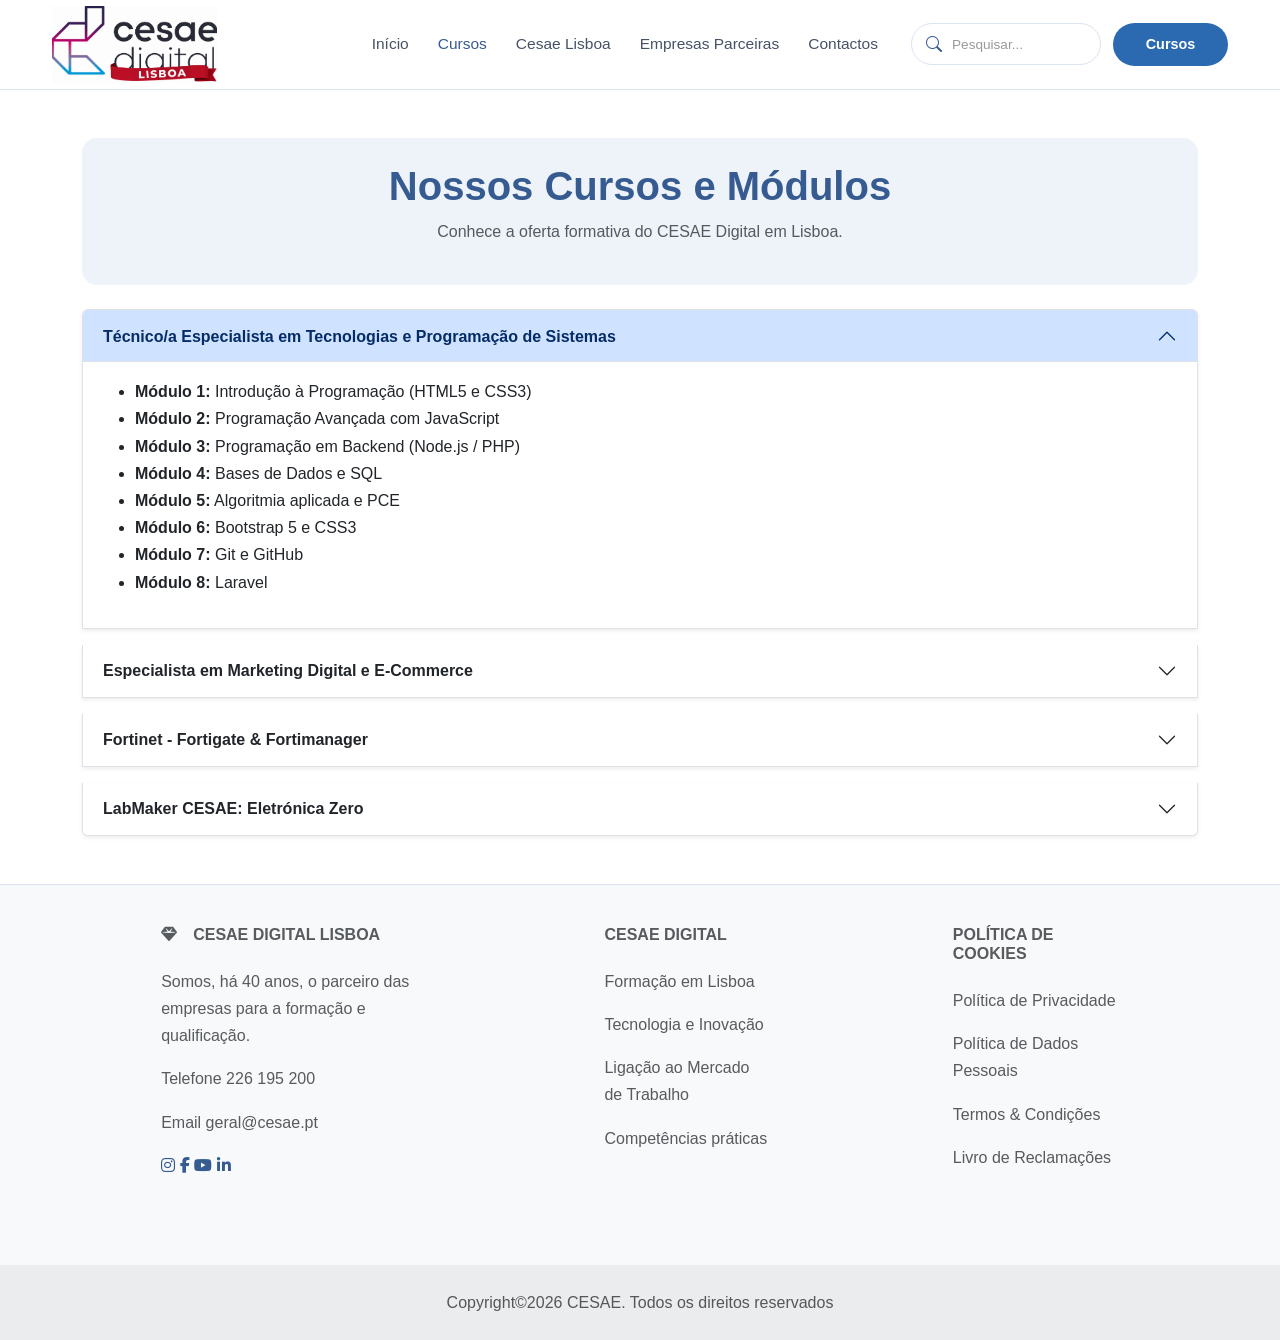
<file: Pages/cursos.html>
<!DOCTYPE html>
<html lang="pt">

<head>
    <meta charset="UTF-8">
    <meta name="viewport" content="width=device-width, initial-scale=1.0">
    <title>Cursos - CESAE Lisboa</title>

    <!-- Bootstrap 5 -->
    <link href="https://cdn.jsdelivr.net/npm/bootstrap@5.3.3/dist/css/bootstrap.min.css" rel="stylesheet">
    <link rel="stylesheet" href="https://cdnjs.cloudflare.com/ajax/libs/font-awesome/6.5.2/css/all.min.css">
    <link rel="stylesheet" href="https://cdn.jsdelivr.net/npm/bootstrap-icons@1.11.3/font/bootstrap-icons.min.css">

    <!-- CSS Próprio -->
    <link rel="stylesheet" href="../Css/style.css">
</head>

<body>

    <!-- NAVBAR -->
    <nav class="navbar navbar-expand-lg">
        <div class="container">
            <a href="../index.html" class="logo">
                <img src="../Images/logo-escola-digital.png" alt="Escola Digital Lisboa">
            </a>

            <button class="navbar-toggler" type="button" data-bs-toggle="collapse" data-bs-target="#menuPrincipal"
                aria-controls="menuPrincipal" aria-expanded="false" aria-label="Abrir menu">
                <span class="navbar-toggler-icon"></span>
            </button>

            <div class="collapse navbar-collapse justify-content-end" id="menuPrincipal">
                <ul class="navbar-nav">
                    <li class="nav-item"><a class="nav-link" href="../index.html">Início</a></li>
                    <li class="nav-item"><a class="nav-link active" href="cursos.html">Cursos</a></li>
                    <li class="nav-item"><a class="nav-link" href="CesaeLisboa.html">Cesae Lisboa</a></li>
                    <li class="nav-item"><a class="nav-link" href="EmpresasParceiras.html">Empresas Parceiras</a></li>
                    <li class="nav-item"><a class="nav-link" href="contactos.html">Contactos</a></li>
                </ul>

                <div class="right-area">
                    <form class="search-box" action="#" method="get">
                        <i class="bi bi-search"></i>
                        <input type="search" name="pesquisa" placeholder="Pesquisar..." aria-label="Pesquisar">
                    </form>
                    <a href="cursos.html" class="btn-cursos">Cursos</a>
                </div>
            </div>
        </div>
    </nav>

    <!-- Conteúdo Principal -->
    <main class="container my-5">
        <header class="text-center py-4 mb-4">
            <h1>Nossos Cursos e Módulos</h1>
            <p class="text-muted">Conhece a oferta formativa do CESAE Digital em Lisboa.</p>
        </header>

        <!-- Acordeão de Módulos -->
        <div class="accordion" id="accordionCursos">
            <!-- Curso 1 -->
            <div class="accordion-item mb-3 shadow-sm">
                <h2 class="accordion-header" id="headingOne">
                    <button class="accordion-button fw-bold" type="button" data-bs-toggle="collapse"
                        data-bs-target="#collapseOne">
                        Técnico/a Especialista em Tecnologias e Programação de Sistemas
                    </button>
                </h2>
                <div id="collapseOne" class="accordion-collapse collapse show" data-bs-parent="#accordionCursos">
                    <div class="accordion-body">
                        <ul>
                            <li><strong>Módulo 1:</strong> Introdução à Programação (HTML5 e CSS3)</li>
                            <li><strong>Módulo 2:</strong> Programação Avançada com JavaScript</li>
                            <li><strong>Módulo 3:</strong> Programação em Backend (Node.js / PHP)</li>
                            <li><strong>Módulo 4:</strong> Bases de Dados e SQL</li>
                            <li><strong>Módulo 5:</strong> Algoritmia aplicada e PCE</li>
                            <li><strong>Módulo 6:</strong> Bootstrap 5 e CSS3</li>
                            <li><strong>Módulo 7:</strong> Git e GitHub</li>
                            <li><strong>Módulo 8:</strong> Laravel</li>
                        </ul>
                    </div>
                </div>
            </div>

            <!-- Curso 2 -->
            <div class="accordion-item mb-3 shadow-sm">
                <h2 class="accordion-header" id="headingTwo">
                    <button class="accordion-button collapsed fw-bold" type="button" data-bs-toggle="collapse"
                        data-bs-target="#collapseTwo">
                        Especialista em Marketing Digital e E-Commerce
                    </button>
                </h2>
                <div id="collapseTwo" class="accordion-collapse collapse" data-bs-parent="#accordionCursos">
                    <div class="accordion-body">
                        <ul>
                            <li><strong>Módulo 1:</strong> Estratégias de Marketing Digital</li>
                            <li><strong>Módulo 2:</strong> Gestão de Redes Sociais e Social Media</li>
                            <li><strong>Módulo 3:</strong> SEO e SEM (Google Ads)</li>
                            <li><strong>Módulo 4:</strong> Lojas Online e E-Commerce</li>
                            <li><strong>Módulo 5:</strong> Análise de Dados e Indicadores (KPIs)</li>
                        </ul>
                    </div>
                </div>
            </div>

            <!-- Curso 3: Fortinet -->
            <div class="accordion-item mb-3 shadow-sm">
                <h2 class="accordion-header" id="headingThree">
                    <button class="accordion-button collapsed fw-bold" type="button" data-bs-toggle="collapse"
                        data-bs-target="#collapseThree">
                        Fortinet - Fortigate &amp; Fortimanager
                    </button>
                </h2>
                <div id="collapseThree" class="accordion-collapse collapse" data-bs-parent="#accordionCursos">
                    <div class="accordion-body">
                        <ul>
                            <li><strong>Módulo 1:</strong> Introdução à Cibersegurança e Arquitetura de Redes
                            </li>
                            <li><strong>Módulo 2:</strong> Conceitos Fundamentais e Instalação Inicial do FortiGate</li>
                            <li><strong>Módulo 3:</strong> Políticas de Segurança, Regras de Firewall e Inspeção de
                                Tráfego</li>
                            <li><strong>Módulo 4:</strong> Configuração de Redes Virtuais (VLANs), Roteamento e DHCP
                            </li>
                            <li><strong>Módulo 5:</strong> Redes Privadas Virtuais (VPN IPsec e SSL VPN) (KPIs)</li>
                            <li><strong>Módulo 6:</strong> Gestão Centralizada com FortiManager (Políticas e
                                Dispositivos)</li>
                            <li><strong>Módulo 7:</strong> Monitorização, Diagnóstico, Logs e Resolução de Problemas
                            </li>
                        </ul>
                    </div>
                </div>
            </div>

            <!-- Curso 4: LabMaker CESAE -->
            <div class="accordion-item mb-3 shadow-sm">
                <h2 class="accordion-header" id="headingFour">
                    <button class="accordion-button collapsed fw-bold" type="button" data-bs-toggle="collapse"
                        data-bs-target="#collapseFour">
                        LabMaker CESAE: Eletrónica Zero
                    </button>
                </h2>
                <div id="collapseFour" class="accordion-collapse collapse" data-bs-parent="#accordionCursos">
                    <div class="accordion-body">
                        <ul>
                            <li><strong>Módulo 1:</strong> Introdução à Eletrónica e Conceitos Básicos (Tensão, Corrente
                                e Resistência)</li>
                            <li><strong>Módulo 2:</strong> A Lei de Ohm e a Aplicação Prática em Circuitos</li>
                            <li><strong>Módulo 3:</strong> Utilização Correta do Multímetro e Medições Básicas</li>
                            <li><strong>Módulo 4:</strong> Componentes Eletrónicos Essenciais (Resistências,
                                Condensadores e LEDs)</li>
                            <li><strong>Módulo 5:</strong> Montagem e Prototipagem em Breadboard (Matriz de Contactos)
                            </li>
                            <li><strong>Módulo 6:</strong> Introdução aos Microcontroladores e ao Ecossistema Maker</li>
                            <li><strong>Módulo 7:</strong> Projeto Prático Final: Montagem de um Circuito Interativo
                            </li>
                        </ul>
                    </div>
                </div>
            </div>
        </div>
    </main>




    <!-- FOOTER -->
    <footer class="text-center text-lg-start bg-body-tertiary text-muted">
        <section class="py-4">
            <div class="container text-center text-md-start mt-3">
                <div class="row mt-3">
                    <div class="col-md-3 col-lg-4 col-xl-3 mx-auto mb-4">
                        <h6 class="text-uppercase fw-bold mb-4"><i class="fas fa-gem me-3"></i>Cesae Digital Lisboa</h6>
                        <p>Somos, há 40 anos, o parceiro das empresas para a formação e qualificação.</p>
                        <p>Telefone 226 195 200</p>
                        <p>Email geral@cesae.pt</p>
                        <div class="redes-sociais">
                            <a href="https://www.instagram.com/cesae.digital/" target="_blank" aria-label="Instagram"><i
                                    class="fab fa-instagram"></i></a>
                            <a href="https://www.facebook.com/CesaeDigital" target="_blank" aria-label="Facebook"><i
                                    class="fab fa-facebook-f"></i></a>
                            <a href="https://www.youtube.com/@cesaedigital" target="_blank" aria-label="YouTube"><i
                                    class="fab fa-youtube"></i></a>
                            <a href="https://pt.linkedin.com/school/cesae-digital/" target="_blank"
                                aria-label="LinkedIn"><i class="fab fa-linkedin-in"></i></a>
                        </div>
                    </div>

                    <div class="col-md-2 col-lg-2 col-xl-2 mx-auto mb-4">
                        <h6 class="text-uppercase fw-bold mb-4">Cesae Digital</h6>
                        <p><a href="CesaeLisboa.html#formacao" class="text-reset">Formação em Lisboa</a></p>
                        <p><a href="CesaeLisboa.html#tecnologia" class="text-reset">Tecnologia e Inovação</a></p>
                        <p><a href="CesaeLisboa.html#mercado" class="text-reset">Ligação ao Mercado de Trabalho</a></p>
                        <p><a href="CesaeLisboa.html#formacao" class="text-reset">Competências práticas</a></p>
                    </div>

                    <div class="col-md-3 col-lg-2 col-xl-2 mx-auto mb-4">
                        <h6 class="text-uppercase fw-bold mb-4">Política de Cookies</h6>
                        <p><a href="https://cesaedigital.pt/fldrSite/pages/privacyPolicy.aspx"
                                class="text-reset">Política de Privacidade</a></p>
                        <p><a href="https://cesaedigital.pt/fldrSite/pages/personalDataPolicy.aspx"
                                class="text-reset">Política de Dados Pessoais</a></p>
                        <p><a href="https://cesaedigital.pt/fldrSite/pages/termsAndConditions.aspx"
                                class="text-reset">Termos & Condições</a></p>
                        <p><a href="https://www.livroreclamacoes.pt/Inicio/" class="text-reset">Livro de Reclamações</a>
                        </p>
                    </div>
                </div>
            </div>
        </section>

        <div class="text-center p-4" style="background-color: rgba(0, 0, 0, 0.05);">
            Copyright©2026 CESAE. Todos os direitos reservados
        </div>
    </footer>

    <script src="https://cdn.jsdelivr.net/npm/bootstrap@5.3.3/dist/js/bootstrap.bundle.min.js"></script>
</body>

</html>
</file>
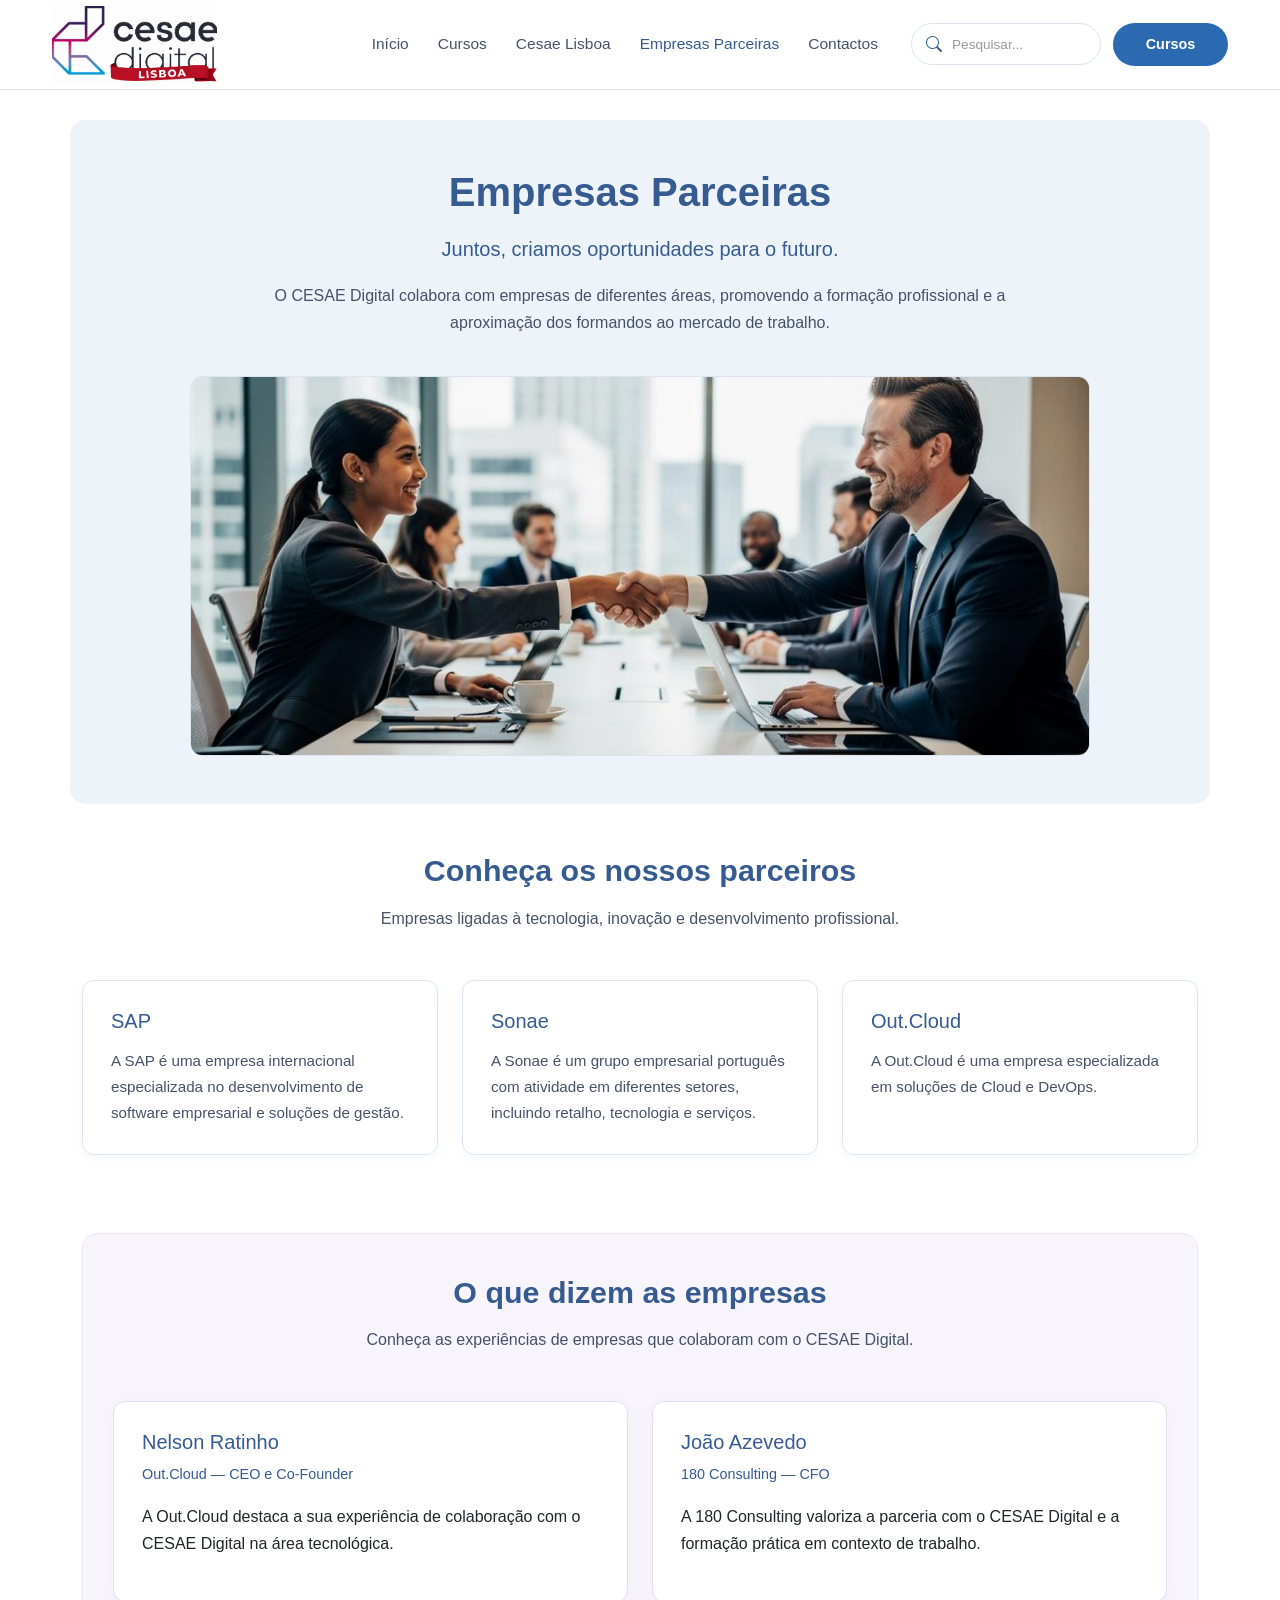
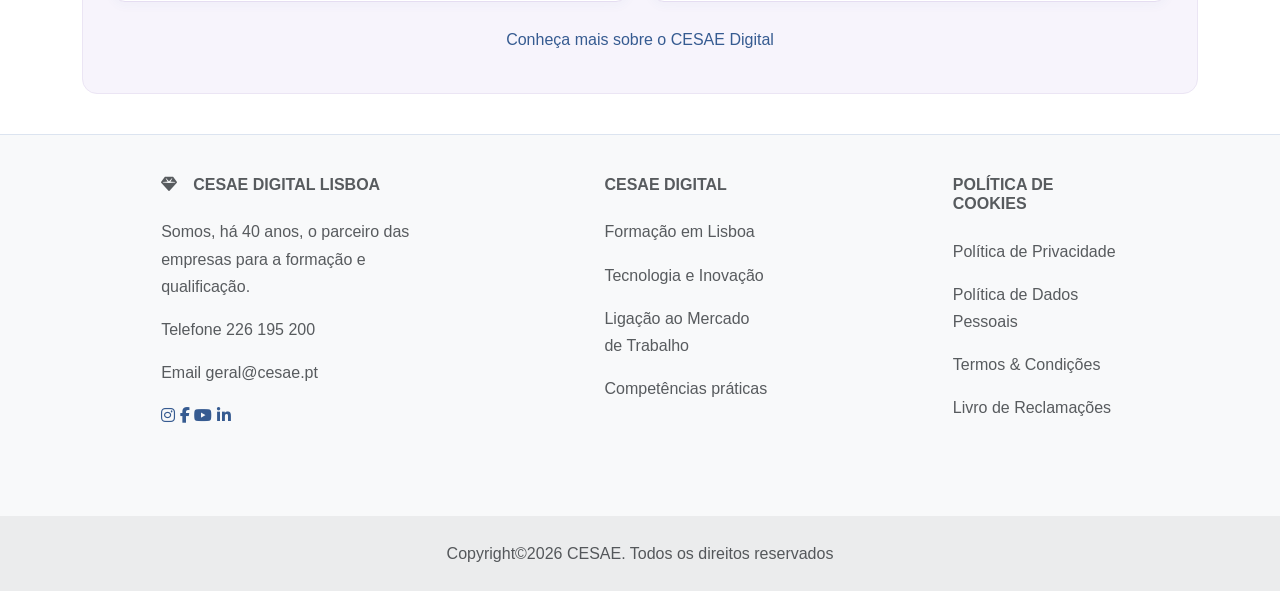
<file: Pages/EmpresasParceiras.html>
<!DOCTYPE html>
<html lang="pt-PT">

<head>
    <meta charset="UTF-8">
    <meta name="viewport" content="width=device-width, initial-scale=1.0">
    <title>Empresas Parceiras - CESAE Digital Lisboa</title>

    <!-- Bootstrap 5 -->
    <link href="https://cdn.jsdelivr.net/npm/bootstrap@5.3.3/dist/css/bootstrap.min.css" rel="stylesheet">
    <link rel="stylesheet" href="https://cdnjs.cloudflare.com/ajax/libs/font-awesome/6.5.2/css/all.min.css">
    <link rel="stylesheet" href="https://cdn.jsdelivr.net/npm/bootstrap-icons@1.11.3/font/bootstrap-icons.min.css">

    <!-- CSS da página -->
    <link rel="stylesheet" href="../Css/style.css">
</head>

<body>

    <!-- NAVBAR -->
    <nav class="navbar navbar-expand-lg">
        <div class="container">
            <a href="../index.html" class="logo">
                <img src="../Images/logo-escola-digital.png" alt="Escola Digital Lisboa">
            </a>

            <button class="navbar-toggler" type="button" data-bs-toggle="collapse" data-bs-target="#menuPrincipal"
                aria-controls="menuPrincipal" aria-expanded="false" aria-label="Abrir menu">
                <span class="navbar-toggler-icon"></span>
            </button>

            <div class="collapse navbar-collapse justify-content-end" id="menuPrincipal">
                <ul class="navbar-nav">
                    <li class="nav-item"><a class="nav-link" href="../index.html">Início</a></li>
                    <li class="nav-item"><a class="nav-link" href="cursos.html">Cursos</a></li>
                    <li class="nav-item"><a class="nav-link" href="CesaeLisboa.html">Cesae Lisboa</a></li>
                    <li class="nav-item"><a class="nav-link active" href="EmpresasParceiras.html">Empresas Parceiras</a>
                    </li>
                    <li class="nav-item"><a class="nav-link" href="contactos.html">Contactos</a></li>
                </ul>

                <div class="right-area">
                    <form class="search-box" action="#" method="get">
                        <i class="bi bi-search"></i>
                        <input type="search" name="pesquisa" placeholder="Pesquisar..." aria-label="Pesquisar">
                    </form>
                    <a href="cursos.html" class="btn-cursos">Cursos</a>
                </div>
            </div>
        </div>
    </nav>

    <!-- APRESENTAÇÃO -->
    <header class="container text-center py-5">
        <h1>Empresas Parceiras</h1>
        <p class="lead mt-3">Juntos, criamos oportunidades para o futuro.</p>
        <p>O CESAE Digital colabora com empresas de diferentes áreas, promovendo a formação profissional e a aproximação
            dos formandos ao mercado de trabalho.</p>

        <img src="../Images/parceria.jpg" alt="Parceria e colaboração empresarial"
            class="img-fluid imagem-principal mt-4">
    </header>

    <!-- CONTEÚDO PRINCIPAL -->
    <main class="container">
        <section class="empresas py-5">
            <h2 class="text-center mb-3">Conheça os nossos parceiros</h2>
            <p class="text-center mb-5">Empresas ligadas à tecnologia, inovação e desenvolvimento profissional.</p>

            <div class="row g-4">
                <div class="col-12 col-md-6 col-lg-4">
                    <article class="card h-100">
                        <div class="card-body">
                            <h3 class="card-title h5">SAP</h3>
                            <p class="card-text">A SAP é uma empresa internacional especializada no desenvolvimento de
                                software empresarial e soluções de gestão.</p>
                        </div>
                    </article>
                </div>

                <div class="col-12 col-md-6 col-lg-4">
                    <article class="card h-100">
                        <div class="card-body">
                            <h3 class="card-title h5">Sonae</h3>
                            <p class="card-text">A Sonae é um grupo empresarial português com atividade em diferentes
                                setores, incluindo retalho, tecnologia e serviços.</p>
                        </div>
                    </article>
                </div>

                <div class="col-12 col-md-6 col-lg-4">
                    <article class="card h-100">
                        <div class="card-body">
                            <h3 class="card-title h5">Out.Cloud</h3>
                            <p class="card-text">A Out.Cloud é uma empresa especializada em soluções de Cloud e DevOps.
                            </p>
                        </div>
                    </article>
                </div>
            </div>
        </section>

        <!-- TESTEMUNHOS -->
        <section class="testemunhos py-5">
            <h2 class="text-center mb-3">O que dizem as empresas</h2>
            <p class="text-center mb-5">Conheça as experiências de empresas que colaboram com o CESAE Digital.</p>

            <div class="row g-4">
                <div class="col-12 col-md-6">
                    <article class="card h-100">
                        <div class="card-body">
                            <h3 class="h5">Nelson Ratinho</h3>
                            <p class="cargo">Out.Cloud — CEO e Co-Founder</p>
                            <p>A Out.Cloud destaca a sua experiência de colaboração com o CESAE Digital na área
                                tecnológica.</p>
                        </div>
                    </article>
                </div>

                <div class="col-12 col-md-6">
                    <article class="card h-100">
                        <div class="card-body">
                            <h3 class="h5">João Azevedo</h3>
                            <p class="cargo">180 Consulting — CFO</p>
                            <p>A 180 Consulting valoriza a parceria com o CESAE Digital e a formação prática em contexto
                                de trabalho.</p>
                        </div>
                    </article>
                </div>
            </div>

            <p class="text-center mt-4 mb-0">
                <a href="https://www.cesaedigital.pt/" target="_blank" rel="noopener noreferrer">Conheça mais sobre o
                    CESAE Digital</a>
            </p>
        </section>
    </main>

    <!-- FOOTER -->
    <footer class="text-center text-lg-start bg-body-tertiary text-muted">
        <section class="py-4">
            <div class="container text-center text-md-start mt-3">
                <div class="row mt-3">
                    <div class="col-md-3 col-lg-4 col-xl-3 mx-auto mb-4">
                        <h6 class="text-uppercase fw-bold mb-4"><i class="fas fa-gem me-3"></i>Cesae Digital Lisboa</h6>
                        <p>Somos, há 40 anos, o parceiro das empresas para a formação e qualificação.</p>
                        <p>Telefone 226 195 200</p>
                        <p>Email geral@cesae.pt</p>
                        <div class="redes-sociais">
                            <a href="https://www.instagram.com/cesae.digital/" target="_blank" aria-label="Instagram"><i
                                    class="fab fa-instagram"></i></a>
                            <a href="https://www.facebook.com/CesaeDigital" target="_blank" aria-label="Facebook"><i
                                    class="fab fa-facebook-f"></i></a>
                            <a href="https://www.youtube.com/@cesaedigital" target="_blank" aria-label="YouTube"><i
                                    class="fab fa-youtube"></i></a>
                            <a href="https://pt.linkedin.com/school/cesae-digital/" target="_blank"
                                aria-label="LinkedIn"><i class="fab fa-linkedin-in"></i></a>
                        </div>
                    </div>

                    <div class="col-md-2 col-lg-2 col-xl-2 mx-auto mb-4">
                        <h6 class="text-uppercase fw-bold mb-4">Cesae Digital</h6>
                        <p><a href="CesaeLisboa.html#formacao" class="text-reset">Formação em Lisboa</a></p>
                        <p><a href="CesaeLisboa.html#tecnologia" class="text-reset">Tecnologia e Inovação</a></p>
                        <p><a href="CesaeLisboa.html#mercado" class="text-reset">Ligação ao Mercado de Trabalho</a></p>
                        <p><a href="CesaeLisboa.html#formacao" class="text-reset">Competências práticas</a></p>
                    </div>

                    <div class="col-md-3 col-lg-2 col-xl-2 mx-auto mb-4">
                        <h6 class="text-uppercase fw-bold mb-4">Política de Cookies</h6>
                        <p><a href="https://cesaedigital.pt/fldrSite/pages/privacyPolicy.aspx"
                                class="text-reset">Política de Privacidade</a></p>
                        <p><a href="https://cesaedigital.pt/fldrSite/pages/personalDataPolicy.aspx"
                                class="text-reset">Política de Dados Pessoais</a></p>
                        <p><a href="https://cesaedigital.pt/fldrSite/pages/termsAndConditions.aspx"
                                class="text-reset">Termos & Condições</a></p>
                        <p><a href="https://www.livroreclamacoes.pt/Inicio/" class="text-reset">Livro de Reclamações</a>
                        </p>
                    </div>
                </div>
            </div>
        </section>

        <div class="text-center p-4" style="background-color: rgba(0, 0, 0, 0.05);">
            Copyright©2026 CESAE. Todos os direitos reservados
        </div>
    </footer>

    <script src="https://cdn.jsdelivr.net/npm/bootstrap@5.3.3/dist/js/bootstrap.bundle.min.js"></script>
</body>

</html>
</file>
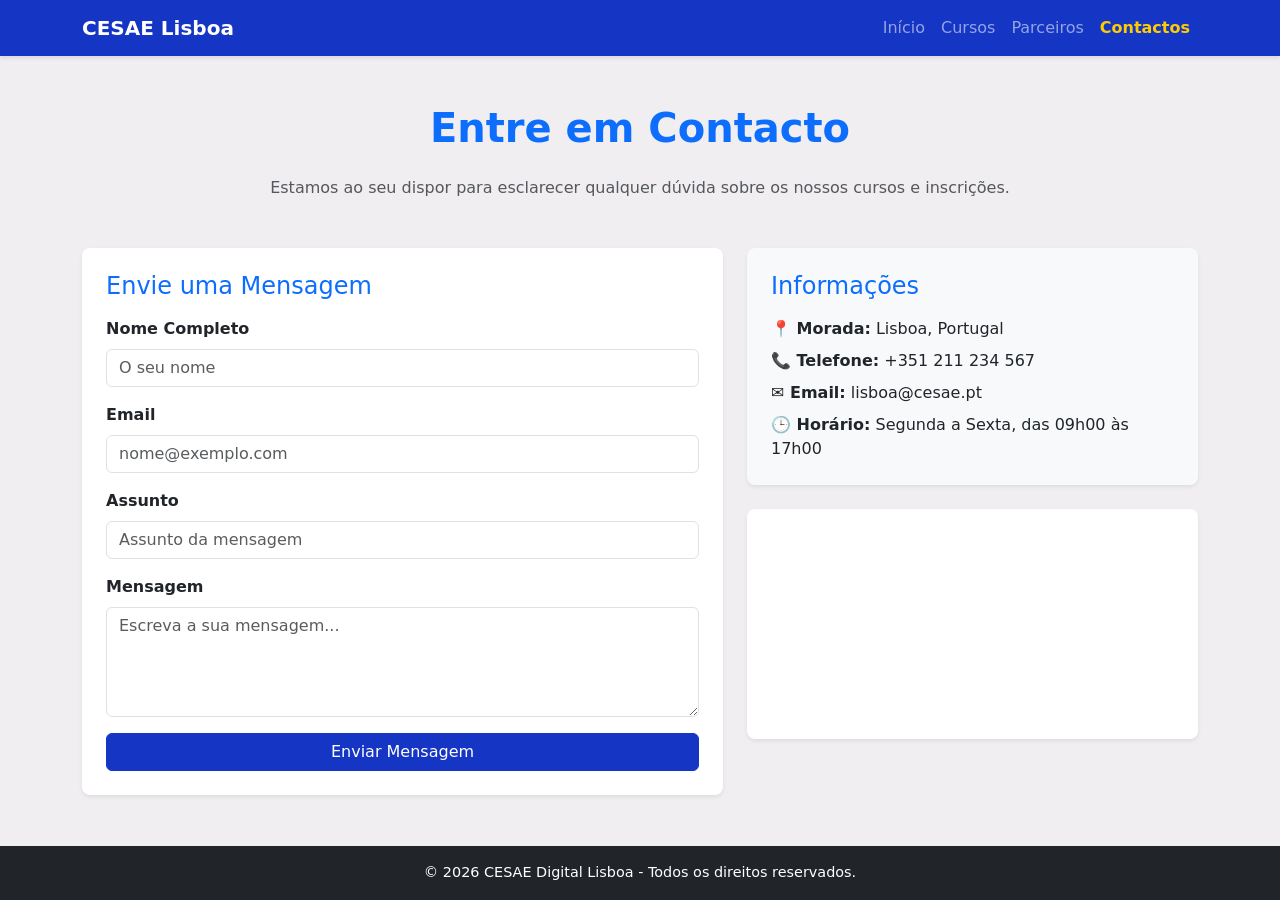
<file: siteTeste/contactos.html>
<!DOCTYPE html>
<html lang="pt">

<head>
    <meta charset="UTF-8">
    <meta name="viewport" content="width=device-width, initial-scale=1.0">
    <title>Contactos - CESAE Lisboa</title>
    <!-- Bootstrap 5 CSS -->
    <link href="https://cdn.jsdelivr.net/npm/bootstrap@5.3.2/dist/css/bootstrap.min.css" rel="stylesheet">
    <!-- CSS Próprio -->
    <link rel="stylesheet" href="css/styles.css">
</head>

<body>

    <!-- Menu de Navegação -->
    <nav class="navbar navbar-expand-lg navbar-dark bg-primary sticky-top">
        <div class="container">
            <a class="navbar-brand fw-bold" href="index.html">CESAE Lisboa</a>
            <button class="navbar-toggler" type="button" data-bs-toggle="collapse" data-bs-target="#navbarNav">
                <span class="navbar-toggler-icon"></span>
            </button>
            <div class="collapse navbar-collapse" id="navbarNav">
                <ul class="navbar-nav ms-auto">
                    <li class="nav-item"><a class="nav-link" href="index.html">Início</a></li>
                    <li class="nav-item"><a class="nav-link" href="cursos.html">Cursos</a></li>
                    <li class="nav-item"><a class="nav-link" href="parceiros.html">Parceiros</a></li>
                    <li class="nav-item"><a class="nav-link active" href="contactos.html">Contactos</a></li>
                </ul>
            </div>
        </div>
    </nav>

    <!-- Conteúdo Principal -->
    <main class="container my-5">
        <h1 class="text-center mb-4 text-primary fw-bold">Entre em Contacto</h1>
        <p class="text-center text-muted mb-5">Estamos ao seu dispor para esclarecer qualquer dúvida sobre os nossos
            cursos e inscrições.</p>

        <div class="row g-4">
            <!-- Formulário de Contacto -->
            <div class="col-lg-7">
                <div class="card p-4 shadow-sm border-0">
                    <h3 class="mb-3 text-primary h4">Envie uma Mensagem</h3>
                    <form>
                        <div class="mb-3">
                            <label for="nome" class="form-label fw-bold">Nome Completo</label>
                            <input type="text" class="form-control" id="nome" placeholder="O seu nome" required>
                        </div>
                        <div class="mb-3">
                            <label for="email" class="form-label fw-bold">Email</label>
                            <input type="email" class="form-control" id="email" placeholder="nome@exemplo.com" required>
                        </div>
                        <div class="mb-3">
                            <label for="assunto" class="form-label fw-bold">Assunto</label>
                            <input type="text" class="form-control" id="assunto" placeholder="Assunto da mensagem"
                                required>
                        </div>
                        <div class="mb-3">
                            <label for="mensagem" class="form-label fw-bold">Mensagem</label>
                            <textarea class="form-control" id="mensagem" rows="4"
                                placeholder="Escreva a sua mensagem..." required></textarea>
                        </div>
                        <button type="submit" class="btn btn-primary w-100">Enviar Mensagem</button>
                    </form>
                </div>
            </div>

            <!-- Informações de Contacto e Mapa -->
            <div class="col-lg-5">
                <div class="card p-4 shadow-sm border-0 mb-4 bg-light">
                    <h3 class="mb-3 text-primary h4">Informações</h3>
                    <p class="mb-2"><strong>📍 Morada:</strong> Lisboa, Portugal</p>
                    <p class="mb-2"><strong>📞 Telefone:</strong> +351 211 234 567</p>
                    <p class="mb-2"><strong>✉️ Email:</strong> lisboa@cesae.pt</p>
                    <p class="mb-0"><strong>🕒 Horário:</strong> Segunda a Sexta, das 09h00 às 17h00</p>
                </div>

                <!-- Mapa Embutido (Google Maps) -->
                <div class="card shadow-sm border-0 overflow-hidden">
                    <iframe
                        src="https://www.google.com/maps/embed?pb=!1m18!1m12!1m3!1d100000!2d-9.1393!3d38.7223!2m3!1f0!2f0!3f0!3m2!1i1024!2i768!4f13.1!3m3!1m2!1s0xd19331a61e4f33b%3A0x400abb068f107a0!2sLisboa!5e0!3m2!1spt-PT!2spt!4v1600000000000!5m2!1spt-PT!2spt"
                        width="100%" height="230" style="border:0;" allowfullscreen="" loading="lazy">
                    </iframe>
                </div>
            </div>
        </div>
    </main>

    <!-- Rodapé -->
    <footer class="bg-dark text-white text-center py-3 mt-auto">
        <p class="mb-0">&copy; 2026 CESAE Digital Lisboa - Todos os direitos reservados.</p>
    </footer>

    <!-- Bootstrap 5 JS Bundle -->
    <script src="https://cdn.jsdelivr.net/npm/bootstrap@5.3.2/dist/js/bootstrap.bundle.min.js"></script>
</body>

</html>
</file>
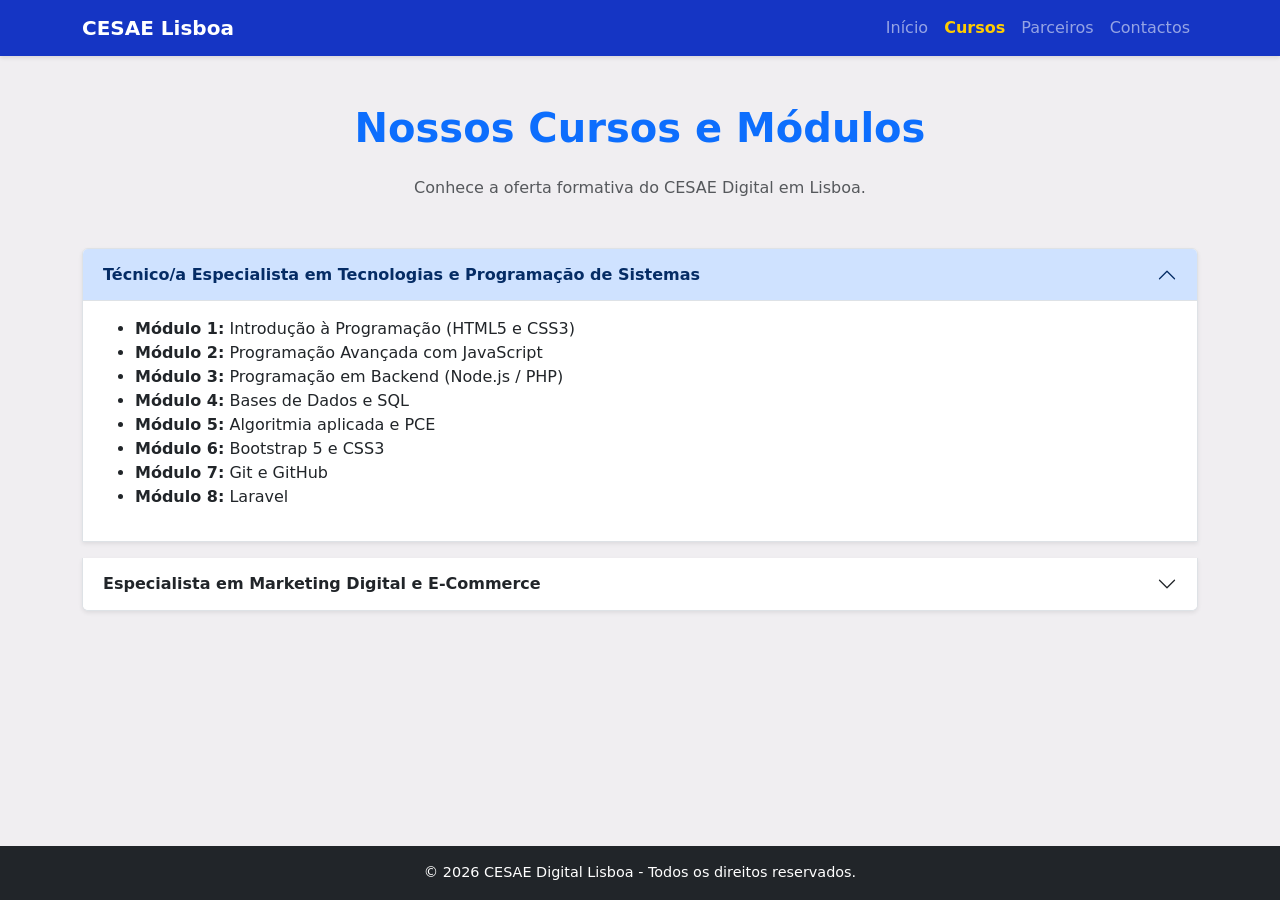
<file: siteTeste/cursos.html>
<!DOCTYPE html>
<html lang="pt">

<head>
    <meta charset="UTF-8">
    <meta name="viewport" content="width=device-width, initial-scale=1.0">
    <title>Cursos - CESAE Lisboa</title>
    <!-- Bootstrap 5 CSS -->
    <link href="https://cdn.jsdelivr.net/npm/bootstrap@5.3.2/dist/css/bootstrap.min.css" rel="stylesheet">
    <!-- CSS Próprio -->
    <link rel="stylesheet" href="css/styles.css">
</head>

<body>

    <!-- Menu de Navegação -->
    <nav class="navbar navbar-expand-lg navbar-dark bg-primary sticky-top">
        <div class="container">
            <a class="navbar-brand fw-bold" href="index.html">CESAE Lisboa</a>
            <button class="navbar-toggler" type="button" data-bs-toggle="collapse" data-bs-target="#navbarNav">
                <span class="navbar-toggler-icon"></span>
            </button>
            <div class="collapse navbar-collapse" id="navbarNav">
                <ul class="navbar-nav ms-auto">
                    <li class="nav-item"><a class="nav-link" href="index.html">Início</a></li>
                    <li class="nav-item"><a class="nav-link active" href="cursos.html">Cursos</a></li>
                    <li class="nav-item"><a class="nav-link" href="parceiros.html">Parceiros</a></li>
                    <li class="nav-item"><a class="nav-link" href="contactos.html">Contactos</a></li>
                </ul>
            </div>
        </div>
    </nav>

    <!-- Conteúdo Principal -->
    <main class="container my-5">
        <h1 class="text-center mb-4 text-primary fw-bold">Nossos Cursos e Módulos</h1>
        <p class="text-center text-muted mb-5">Conhece a oferta formativa do CESAE Digital em Lisboa.</p>

        <!-- Acordeão de Módulos (Bootstrap) -->
        <div class="accordion" id="accordionCursos">

            <!-- Curso 1 -->
            <div class="accordion-item mb-3 shadow-sm">
                <h2 class="accordion-header" id="headingOne">
                    <button class="accordion-button fw-bold" type="button" data-bs-toggle="collapse"
                        data-bs-target="#collapseOne">
                        Técnico/a Especialista em Tecnologias e Programação de Sistemas
                    </button>
                </h2>
                <div id="collapseOne" class="accordion-collapse collapse show" data-bs-parent="#accordionCursos">
                    <div class="accordion-body">
                        <ul>
                            <li><strong>Módulo 1:</strong> Introdução à Programação (HTML5 e CSS3)</li>
                            <li><strong>Módulo 2:</strong> Programação Avançada com JavaScript</li>
                            <li><strong>Módulo 3:</strong> Programação em Backend (Node.js / PHP)</li>
                            <li><strong>Módulo 4:</strong> Bases de Dados e SQL</li>
                            <li><strong>Módulo 5:</strong> Algoritmia aplicada e PCE</li>
                            <li><strong>Módulo 6:</strong> Bootstrap 5 e CSS3</li>
                            <li><strong>Módulo 7:</strong> Git e GitHub</li>
                            <li><strong>Módulo 8:</strong> Laravel</li>
                        </ul>
                    </div>
                </div>
            </div>

            <!-- Curso 2 -->
            <div class="accordion-item mb-3 shadow-sm">
                <h2 class="accordion-header" id="headingTwo">
                    <button class="accordion-button collapsed fw-bold" type="button" data-bs-toggle="collapse"
                        data-bs-target="#collapseTwo">
                        Especialista em Marketing Digital e E-Commerce
                    </button>
                </h2>
                <div id="collapseTwo" class="accordion-collapse collapse" data-bs-parent="#accordionCursos">
                    <div class="accordion-body">
                        <ul>
                            <li><strong>Módulo 1:</strong> Estratégias de Marketing Digital</li>
                            <li><strong>Módulo 2:</strong> Gestão de Redes Sociais e Social Media</li>
                            <li><strong>Módulo 3:</strong> SEO e SEM (Google Ads)</li>
                            <li><strong>Módulo 4:</strong> Lojas Online e E-Commerce</li>
                            <li><strong>Módulo 5:</strong> Análise de Dados e Indicadores (KPIs)</li>
                        </ul>
                    </div>
                </div>
            </div>

        </div>
    </main>

    <!-- Rodapé -->
    <footer class="bg-dark text-white text-center py-3 mt-auto">
        <p class="mb-0">&copy; 2026 CESAE Digital Lisboa - Todos os direitos reservados.</p>
    </footer>

    <!-- Bootstrap 5 JS Bundle (Necessário apenas para os componentes interativos do Bootstrap funcionarem, não é JS criado por ti) -->
    <script src="https://cdn.jsdelivr.net/npm/bootstrap@5.3.2/dist/js/bootstrap.bundle.min.js"></script>
</body>

</html>
</file>
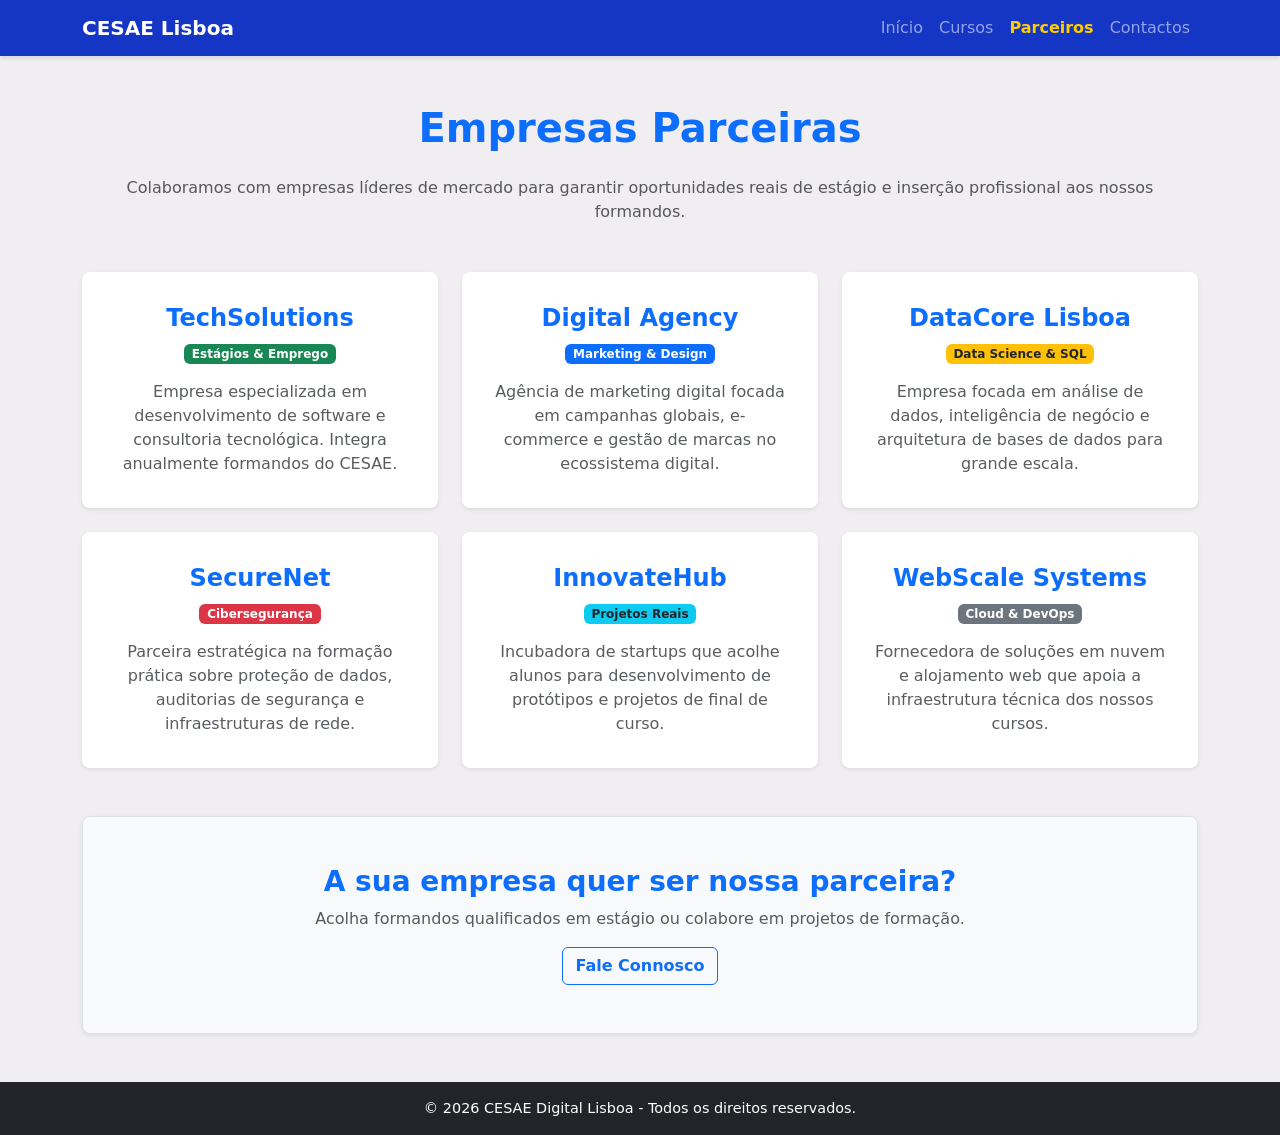
<file: siteTeste/parceiros.html>
<!DOCTYPE html>
<html lang="pt">

<head>
    <meta charset="UTF-8">
    <meta name="viewport" content="width=device-width, initial-scale=1.0">
    <title>Empresas Parceiras - CESAE Lisboa</title>
    <!-- Bootstrap 5 CSS -->
    <link href="https://cdn.jsdelivr.net/npm/bootstrap@5.3.2/dist/css/bootstrap.min.css" rel="stylesheet">
    <!-- CSS Próprio -->
    <link rel="stylesheet" href="css/styles.css">
</head>

<body>

    <!-- Menu de Navegação -->
    <nav class="navbar navbar-expand-lg navbar-dark bg-primary sticky-top">
        <div class="container">
            <a class="navbar-brand fw-bold" href="index.html">CESAE Lisboa</a>
            <button class="navbar-toggler" type="button" data-bs-toggle="collapse" data-bs-target="#navbarNav">
                <span class="navbar-toggler-icon"></span>
            </button>
            <div class="collapse navbar-collapse" id="navbarNav">
                <ul class="navbar-nav ms-auto">
                    <li class="nav-item"><a class="nav-link" href="index.html">Início</a></li>
                    <li class="nav-item"><a class="nav-link" href="cursos.html">Cursos</a></li>
                    <li class="nav-item"><a class="nav-link active" href="parceiros.html">Parceiros</a></li>
                    <li class="nav-item"><a class="nav-link" href="contactos.html">Contactos</a></li>
                </ul>
            </div>
        </div>
    </nav>

    <!-- Conteúdo Principal -->
    <main class="container my-5">
        <h1 class="text-center mb-4 text-primary fw-bold">Empresas Parceiras</h1>
        <p class="text-center text-muted mb-5">Colaboramos com empresas líderes de mercado para garantir oportunidades
            reais de estágio e inserção profissional aos nossos formandos.</p>

        <!-- Grelha de Parceiros -->
        <div class="row g-4">

            <!-- Parceiro 1 -->
            <div class="col-md-6 col-lg-4">
                <div class="card h-100 shadow-sm border-0 text-center p-3">
                    <div class="card-body">
                        <h3 class="card-title h4 text-primary fw-bold">TechSolutions</h3>
                        <span class="badge bg-success mb-3">Estágios & Emprego</span>
                        <p class="card-text text-muted">Empresa especializada em desenvolvimento de software e
                            consultoria tecnológica. Integra anualmente formandos do CESAE.</p>
                    </div>
                </div>
            </div>

            <!-- Parceiro 2 -->
            <div class="col-md-6 col-lg-4">
                <div class="card h-100 shadow-sm border-0 text-center p-3">
                    <div class="card-body">
                        <h3 class="card-title h4 text-primary fw-bold">Digital Agency</h3>
                        <span class="badge bg-primary mb-3">Marketing & Design</span>
                        <p class="card-text text-muted">Agência de marketing digital focada em campanhas globais,
                            e-commerce e gestão de marcas no ecossistema digital.</p>
                    </div>
                </div>
            </div>

            <!-- Parceiro 3 -->
            <div class="col-md-6 col-lg-4">
                <div class="card h-100 shadow-sm border-0 text-center p-3">
                    <div class="card-body">
                        <h3 class="card-title h4 text-primary fw-bold">DataCore Lisboa</h3>
                        <span class="badge bg-warning text-dark mb-3">Data Science & SQL</span>
                        <p class="card-text text-muted">Empresa focada em análise de dados, inteligência de negócio e
                            arquitetura de bases de dados para grande escala.</p>
                    </div>
                </div>
            </div>

            <!-- Parceiro 4 -->
            <div class="col-md-6 col-lg-4">
                <div class="card h-100 shadow-sm border-0 text-center p-3">
                    <div class="card-body">
                        <h3 class="card-title h4 text-primary fw-bold">SecureNet</h3>
                        <span class="badge bg-danger mb-3">Cibersegurança</span>
                        <p class="card-text text-muted">Parceira estratégica na formação prática sobre proteção de
                            dados, auditorias de segurança e infraestruturas de rede.</p>
                    </div>
                </div>
            </div>

            <!-- Parceiro 5 -->
            <div class="col-md-6 col-lg-4">
                <div class="card h-100 shadow-sm border-0 text-center p-3">
                    <div class="card-body">
                        <h3 class="card-title h4 text-primary fw-bold">InnovateHub</h3>
                        <span class="badge bg-info text-dark mb-3">Projetos Reais</span>
                        <p class="card-text text-muted">Incubadora de startups que acolhe alunos para desenvolvimento de
                            protótipos e projetos de final de curso.</p>
                    </div>
                </div>
            </div>

            <!-- Parceiro 6 -->
            <div class="col-md-6 col-lg-4">
                <div class="card h-100 shadow-sm border-0 text-center p-3">
                    <div class="card-body">
                        <h3 class="card-title h4 text-primary fw-bold">WebScale Systems</h3>
                        <span class="badge bg-secondary mb-3">Cloud & DevOps</span>
                        <p class="card-text text-muted">Fornecedora de soluções em nuvem e alojamento web que apoia a
                            infraestrutura técnica dos nossos cursos.</p>
                    </div>
                </div>
            </div>

        </div>

        <!-- Bloco de Inscrição / Parceria -->
        <div class="bg-light p-5 rounded-3 shadow-sm text-center mt-5 border">
            <h2 class="h3 fw-bold text-primary">A sua empresa quer ser nossa parceira?</h2>
            <p class="text-muted">Acolha formandos qualificados em estágio ou colabore em projetos de formação.</p>
            <a href="contactos.html" class="btn btn-outline-primary fw-bold">Fale Connosco</a>
        </div>

    </main>

    <!-- Rodapé -->
    <footer class="bg-dark text-white text-center py-3 mt-auto">
        <p class="mb-0">&copy; 2026 CESAE Digital Lisboa - Todos os direitos reservados.</p>
    </footer>

    <!-- Bootstrap 5 JS Bundle -->
    <script src="https://cdn.jsdelivr.net/npm/bootstrap@5.3.2/dist/js/bootstrap.bundle.min.js"></script>
</body>

</html>
</file>
<file: siteTeste/css/styles.css>
/* ==========================================
   Estilos Globais - CESAE Digital Lisboa
   ========================================== */

:root {
  --cesae-primary: #1535c4; /* Azul principal institucional */
  --cesae-secondary: #1a86c9; /* Azul secundário mais vivo */
  --cesae-dark: #1a1a1a; /* Cor de texto escuro */
  --cesae-light: #f4f7fa; /* Fundo suave / cinza claro tecnológico */
}

body {
  display: flex;
  flex-direction: column;
  min-height: 100vh;
  font-family:
    "Segoe UI",
    system-ui,
    -apple-data,
    sans-serif;
  background-color: #f0eef1;
  color: var(--cesae-dark);
}

main {
  flex: 1;
}

/* ==========================================
   Navbar Personalizada
   ========================================== */
.navbar.bg-primary {
  background-color: var(--cesae-primary) !important;
  box-shadow: 0 2px 4px rgba(0, 0, 0, 0.1);
}

.navbar-nav .nav-link {
  transition: color 0.2s ease;
}

.navbar-nav .nav-link:hover,
.navbar-nav .nav-link.active {
  color: #ffcc00 !important; /* Toque de destaque institucional */
  font-weight: 600;
}

/* ==========================================
   Cartões e Componentes (Efeito Moderno)
   ========================================== */
.card {
  transition:
    transform 0.2s ease,
    box-shadow 0.2s ease;
  border-radius: 8px;
}

.card:hover {
  transform: translateY(-4px);
  box-shadow: 0 0.75rem 1.5rem rgba(0, 77, 153, 0.1) !important;
}

/* ==========================================
   Botões
   ========================================== */
.btn-primary {
  background-color: var(--cesae-primary);
  border-color: var(--cesae-primary);
}

.btn-primary:hover {
  background-color: var(--cesae-secondary);
  border-color: var(--cesae-secondary);
}

/* ==========================================
   Rodapé
   ========================================== */
footer {
  background-color: var(--cesae-dark) !important;
  font-size: 0.9rem;
}
</file>
<file: Css/style.css>
/* =========================================================
   STYLE.CSS — ESCOLA DIGITAL LISBOA
   Folha de estilos partilhada pelas páginas HTML do projeto.
   As classes de Bootstrap continuam a ser fornecidas pelo Bootstrap.
   ========================================================= */


/* =========================================================
   1. CONFIGURAÇÕES GERAIS E CORES
   ========================================================= */

/* Inclui o padding e a borda no cálculo da largura/altura dos elementos. */
* {
  box-sizing: border-box;
}

/* Variáveis de cores reutilizadas em várias secções do site. */
:root {
  --azul: #365b91;
  --azul-claro: #eef3fa;
  --lilas: #b8a9dd;
  --lilas-claro: #f7f4fc;
  --branco: #ffffff;
  --texto: #465266;
  --borda: #dce4f0;
}

/* Estilo base de todas as páginas: margem, fundo, cor e tipografia. */
body {
  margin: 0;
  background-color: var(--branco);
  color: var(--texto);
  font-family: Arial, Helvetica, sans-serif;
  line-height: 1.7;
}

/* Cor comum dos títulos principais. */
h1,
h2,
h3 {
  color: var(--azul);
}

/* Tamanho e peso dos títulos de primeiro nível. */
h1 {
  font-size: 2.5rem;
  font-weight: 600;
}

/* Tamanho e peso dos títulos de segundo nível. */
h2 {
  font-size: 1.9rem;
  font-weight: 600;
}

/* Peso dos títulos de terceiro nível. */
h3 {
  font-weight: 600;
}

/* Aparência normal das ligações. */
a {
  color: var(--azul);
  text-decoration: none;
}

/* Aparência das ligações quando o rato passa por cima. */
a:hover {
  color: #28466f;
  text-decoration: underline;
}


/* =========================================================
   2. BARRA DE NAVEGAÇÃO (NAVBAR)
   Utilizada no topo das páginas do projeto.
   ========================================================= */

/* Altura, fundo, linha inferior e espaçamento da navbar. */
.navbar {
  height: 90px;
  background-color: var(--branco);
  border-bottom: 1px solid var(--borda);
  padding: 0;
}

/* Ocupa a altura da navbar e limita a largura do conteúdo. */
.navbar .container {
  height: 100%;
  max-width: 1200px;
}

/* Alinha verticalmente o logótipo. */
.logo {
  display: flex;
  align-items: center;
  height: 100%;
  text-decoration: none;
}

/* Define a dimensão do logótipo sem distorcer a imagem. */
.logo img {
  display: block;
  width: 165px;
  max-width: 100%;
  height: auto;
}

/* Alinha os itens do menu e define o espaço entre eles. */
.navbar-nav {
  display: flex;
  align-items: center;
  gap: 3px;
}

/* Formatação dos links do menu. */
.navbar-nav .nav-link {
  color: var(--texto);
  font-size: 15.5px;
  font-weight: 400;
  padding: 10px 13px !important;
  margin-left: 0;
  white-space: nowrap;
  transition: color 0.2s;
}

/* Destaca o link ativo e o link sob o rato. */
.navbar-nav .nav-link:hover,
.navbar-nav .nav-link.active {
  color: var(--azul) !important;
}

/* Agrupa a pesquisa e o botão adicional à direita do menu. */
.right-area {
  display: flex;
  align-items: center;
  gap: 12px;
  margin-left: 20px;
}

/* Caixa visual do campo de pesquisa. */
.search-box {
  display: flex;
  align-items: center;
  gap: 8px;
  width: 190px;
  height: 42px;
  padding: 0 14px;
  border: 1px solid var(--borda);
  border-radius: 25px;
  background-color: var(--branco);
}

/* Ícone da lupa dentro da caixa de pesquisa. */
.search-box i {
  color: var(--azul);
  font-size: 16px;
  flex-shrink: 0;
}

/* Campo de texto da pesquisa. */
.search-box input {
  width: 105px;
  min-width: 0;
  border: 0;
  outline: 0;
  background: transparent;
  color: var(--texto);
  font-size: 0.85rem;
}

/* Alarga ligeiramente o campo quando recebe foco. */
.search-box input:focus {
  width: 125px;
}

/* Cor do texto de exemplo dentro da pesquisa. */
.search-box input::placeholder {
  color: #999;
}

/* Estilo do botão "Cursos" e de outros links que usam esta classe. */
.btn-cursos {
  display: inline-flex;
  align-items: center;
  justify-content: center;
  min-width: 115px;
  padding: 9px 18px;
  border-radius: 25px;
  background-color: #2b6ab1;
  color: var(--branco);
  font-size: 0.9rem;
  font-weight: 600;
  white-space: nowrap;
  text-decoration: none;
  transition: background-color 0.3s;
}

/* Cor do botão quando o rato passa por cima. */
.btn-cursos:hover {
  background-color: #1f4f86;
  color: var(--branco);
  text-decoration: none;
}

/* Ajusta a moldura do botão do menu em dispositivos móveis. */
.navbar-toggler {
  border: none;
  padding: 5px;
}

/* Remove a sombra de foco predefinida do botão do menu. */
.navbar-toggler:focus {
  box-shadow: none;
}


/* =========================================================
   3. PÁGINA INICIAL — CARROSSEL
   ========================================================= */

/* Remove espaçamentos adicionais em redor da área do carrossel. */
.conteudo {
  margin-top: 0;
  padding: 0;
}

/* Estilo específico do título dentro da área do carrossel. */
.conteudo h1 {
  color: #071b3a;
  font-size: 42px;
  font-weight: 700;
}

/* Estilo dos parágrafos dentro da área do carrossel. */
.conteudo p {
  color: #666;
  font-size: 18px;
}

/* Mantém os textos do carrossel brancos e legíveis sobre as imagens. */
.carousel-caption h1,
.carousel-caption h2,
.carousel-caption p {
  color: #fff;
  text-shadow:
    2px 2px 6px rgba(7, 27, 58, 0.9),
    -2px -2px 6px rgba(7, 27, 58, 0.9),
    0 0 10px rgba(54, 91, 145, 0.8);
}


/* =========================================================
   4. PÁGINA INICIAL — FAIXA DE AJUDA À FORMAÇÃO
   ========================================================= */

/* Faixa azul que convida o visitante a pedir ajuda para escolher um curso. */
.ajuda-formacao {
  width: 100%;
  padding: 120px 0;
  background-color: #365b91;
  color: var(--branco);
}

/* Título dentro da faixa de ajuda. */
.ajuda-formacao h2 {
  margin-bottom: 10px;
  font-size: 36px;
  font-weight: 500;
  line-height: 1.2;
}

/* Texto explicativo dentro da faixa de ajuda. */
.ajuda-formacao p {
  max-width: 750px;
  margin-bottom: 0;
  font-size: 16px;
  line-height: 1.5;
}


/* =========================================================
   5. PÁGINA INICIAL — CURSOS EM DESTAQUE
   ========================================================= */

/* Fundo e espaçamento da secção de cursos em destaque. */
.cursos-destaque {
  padding: 45px 0 25px;
  background-color: #f7f7f7;
  font-family: Arial, sans-serif;
}

/* Título da secção de cursos em destaque. */
.titulo-cursos {
  margin-bottom: 8px;
  color: #333;
  font-size: 36px;
  font-weight: 500;
}

/* Texto secundário por baixo do título dos cursos. */
.subtitulo-cursos {
  margin-bottom: 0;
  color: #333;
  font-size: 16px;
}

/* Cartão individual de cada curso. */
.curso-card {
  height: 100%;
  overflow: hidden;
  background-color: #eaeaea;
  transition: transform 0.3s ease;
}

/* Eleva ligeiramente o cartão quando o rato passa por cima. */
.curso-card:hover {
  transform: translateY(-5px);
}

/* Imagem do curso: ocupa toda a largura e mantém o recorte preenchido. */
.img-curso {
  display: block;
  width: 100%;
  height: 245px;
  object-fit: cover;
}

/* Organiza verticalmente o título, a data e o preço do curso. */
.curso-info {
  display: flex;
  min-height: 210px;
  padding: 28px 20px 20px;
  flex-direction: column;
}

/* Título de cada curso no cartão. */
.curso-info h3 {
  margin-bottom: 8px;
  color: #222;
  font-size: 17px;
  font-weight: 400;
  line-height: 1.45;
}

/* Data apresentada no cartão do curso. */
.curso-data {
  margin-bottom: 25px;
  color: #333;
  font-size: 14px;
}

/* Preço do curso; margin-top:auto mantém-no junto à parte inferior do cartão. */
.curso-preco {
  margin-top: auto;
  margin-bottom: 10px;
  color: #2b6ab1;
  font-size: 16px;
}

/* Cor alternativa para cursos pagos. */
.curso-preco.pago {
  color: #222;
}

/* Fundo da barra decorativa de progresso abaixo dos cartões. */
.barra-cursos {
  position: relative;
  width: 100%;
  height: 4px;
  margin-top: 32px;
  border-radius: 5px;
  background-color: #dedede;
}

/* Segmento azul que representa o progresso na barra decorativa. */
.barra-progresso {
  width: 60%;
  height: 4px;
  margin-left: 17%;
  border-radius: 5px;
  background-color: #2b6ab1;
}


/* =========================================================
   6. PÁGINAS INTERIORES — CABEÇALHO E IMAGENS
   Nota: a regra "header" é global e também afeta cabeçalhos
   usados noutras páginas. Mantém-se para preservar o aspeto atual.
   ========================================================= */

/* Fundo e espaçamento dos elementos HTML <header>. */
header {
  margin-top: 30px;
  padding: 50px 30px;
  border-radius: 15px;
  background-color: var(--azul-claro);
}

/* Destaca o texto com a classe Bootstrap "lead" dentro de um header. */
header .lead {
  color: var(--azul);
  font-weight: 400;
}

/* Limita a largura dos parágrafos de cabeçalho e centra-os. */
header p {
  max-width: 750px;
  margin-right: auto;
  margin-left: auto;
}

/* Imagem principal das páginas interiores. */
.imagem-principal {
  width: 100%;
  max-width: 900px;
  max-height: 380px;
  border: 1px solid var(--borda);
  border-radius: 12px;
  object-fit: cover;
}


/* =========================================================
   7. SECÇÕES E CARTÕES
   ========================================================= */

/* Espaço inferior entre secções. */
section {
  margin-bottom: 30px;
}

/* Espaçamento abaixo dos títulos de secção. */
section h2 {
  margin-bottom: 15px;
}

/* Aparência comum dos cartões Bootstrap usados nas páginas. */
.card {
  border: 1px solid var(--borda);
  border-radius: 12px;
  background-color: var(--branco);
  box-shadow: 0 3px 12px rgba(54, 91, 145, 0.04);
  transition:
    transform 0.3s ease,
    box-shadow 0.3s ease;
}

/* Realça o cartão quando o rato passa por cima. */
.card:hover {
  transform: translateY(-4px);
  box-shadow: 0 6px 18px rgba(54, 91, 145, 0.1);
}

/* Espaçamento interno do conteúdo do cartão. */
.card-body {
  padding: 28px;
}

/* Cor e margem do título de um cartão. */
.card-title {
  margin-bottom: 15px;
  color: var(--azul);
}

/* Cor e tamanho do texto dentro de um cartão. */
.card-text {
  color: var(--texto);
  font-size: 0.95rem;
}


/* =========================================================
   8. PÁGINA DE EMPRESAS PARCEIRAS — TESTEMUNHOS
   ========================================================= */

/* Fundo lilás, borda e espaçamento da secção de testemunhos. */
.testemunhos {
  padding: 40px 30px !important;
  border: 1px solid #ebe5f4;
  border-radius: 15px;
  background-color: var(--lilas-claro);
}

/* Aparência dos cartões dentro da secção de testemunhos. */
.testemunhos .card {
  border-color: #e5ddf1;
  background-color: var(--branco);
}

/* Cor dos títulos dos testemunhos e dos cargos. */
.testemunhos h3,
.cargo {
  color: var(--azul);
}

/* Tamanho do texto que identifica o cargo da pessoa. */
.cargo {
  font-size: 0.9rem;
}


/* =========================================================
   9. RODAPÉ
   ========================================================= */

/* Linha superior, fundo e cor de texto do rodapé. */
footer {
  margin-top: 40px;
  border-top: 1px solid var(--borda);
  background-color: var(--azul-claro);
  color: var(--azul);
}


/* =========================================================
   10. RESPONSIVIDADE — ECRÃS ATÉ 1199px
   Ajusta a largura do menu e da pesquisa em ecrãs mais pequenos.
   ========================================================= */
@media (max-width: 1199px) {
  /* Reduz a largura do contentor da navbar. */
  .navbar .container {
    max-width: 95%;
  }

  /* Reduz o espaço e o tamanho do texto dos links do menu. */
  .navbar-nav .nav-link {
    padding: 10px 8px !important;
    font-size: 14px;
  }

  /* Reduz a largura da caixa de pesquisa. */
  .search-box {
    width: 150px;
  }

  /* Reduz os espaços entre os elementos à direita do menu. */
  .right-area {
    gap: 8px;
    margin-left: 10px;
  }
}


/* =========================================================
   11. RESPONSIVIDADE — TABLETS E ECRÃS ATÉ 991px
   O menu passa para o formato recolhível do Bootstrap.
   ========================================================= */
@media (max-width: 991px) {
  /* Permite que a navbar cresça quando o menu é aberto. */
  .navbar {
    height: auto;
    min-height: 80px;
    padding: 12px 0;
  }

  /* A altura do contentor deixa de acompanhar uma navbar fixa. */
  .navbar .container {
    height: auto;
  }

  /* Reduz o tamanho do logótipo. */
  .logo img {
    width: 150px;
  }

  /* Cria espaço entre a linha do logótipo e o menu aberto. */
  .navbar-collapse {
    padding-top: 20px;
  }

  /* Apresenta os links do menu em coluna. */
  .navbar-nav {
    display: block;
    align-items: flex-start;
    margin-top: 15px;
  }

  /* Alinha os links do menu à esquerda. */
  .navbar-nav .nav-link {
    padding: 10px 0 !important;
    margin-left: 0;
  }

  /* Coloca a pesquisa e o botão em coluna no menu móvel. */
  .right-area {
    display: block;
    margin: 15px 0 0;
  }

  /* A pesquisa ocupa a largura disponível no menu móvel. */
  .search-box {
    width: 100%;
    margin-bottom: 12px;
  }

  /* Dá espaço suficiente ao texto da pesquisa em ecrãs pequenos. */
  .search-box input {
    width: 150px;
  }

  /* Faz o botão ocupar a largura do menu móvel. */
  .btn-cursos {
    width: 100%;
  }

  /* Reduz o espaçamento vertical da faixa de ajuda. */
  .ajuda-formacao {
    padding: 60px 0;
  }

  /* Reduz o título da faixa de ajuda. */
  .ajuda-formacao h2 {
    font-size: 28px;
  }

  /* Reduz o texto da faixa de ajuda. */
  .ajuda-formacao p {
    font-size: 15px;
  }

  /* Remove a margem à esquerda herdada da versão de desktop. */
  .right-area {
    margin-left: 0;
  }
}


/* =========================================================
   12. RESPONSIVIDADE — TELEMÓVEIS ATÉ 767px
   ========================================================= */
@media (max-width: 767px) {
  /* Reduz o espaço acima da secção de cursos. */
  .cursos-destaque {
    padding-top: 30px;
  }

  /* Reduz o título dos cursos para caber no ecrã. */
  .titulo-cursos {
    font-size: 28px;
  }

  /* Reduz o texto secundário dos cursos. */
  .subtitulo-cursos {
    font-size: 14px;
  }

  /* Empilha o título e o botão de ver cursos. */
  .cursos-destaque .d-flex {
    align-items: flex-start !important;
    flex-direction: column;
    gap: 20px;
  }

  /* Ajusta a altura das imagens dos cartões em telemóveis. */
  .img-curso {
    height: 230px;
  }

  /* Reduz a altura mínima e o espaçamento dos cartões. */
  .curso-info {
    min-height: 190px;
  }

  /* Reduz a distância entre os cartões e a barra decorativa. */
  .barra-cursos {
    margin-top: 25px;
  }

  /* Alinha à esquerda o botão da faixa de ajuda em ecrãs pequenos. */
  .ajuda-formacao .text-md-end {
    text-align: left !important;
  }
}


/* =========================================================
   13. RESPONSIVIDADE — ECRÃS ATÉ 768px
   Ajustes gerais de títulos, cabeçalhos, cartões e logótipo.
   ========================================================= */
@media (max-width: 768px) {
  /* Reduz o tamanho dos títulos principais. */
  h1 {
    font-size: 2rem;
  }

  /* Reduz o tamanho dos títulos secundários. */
  h2 {
    font-size: 1.6rem;
  }

  /* Reduz o espaçamento interno dos cabeçalhos. */
  header {
    padding: 30px 20px;
  }

  /* Limita a altura da imagem principal em dispositivos pequenos. */
  .imagem-principal {
    max-height: 250px;
  }

  /* Reduz o espaço interno dos cartões. */
  .card-body {
    padding: 20px;
  }

  /* Reduz o espaço interno da secção de testemunhos. */
  .testemunhos {
    padding: 25px 15px !important;
  }

  /* Limita a largura do logótipo em ecrãs pequenos. */
  .logo img {
    max-width: 120px;
  }
}
</file>
